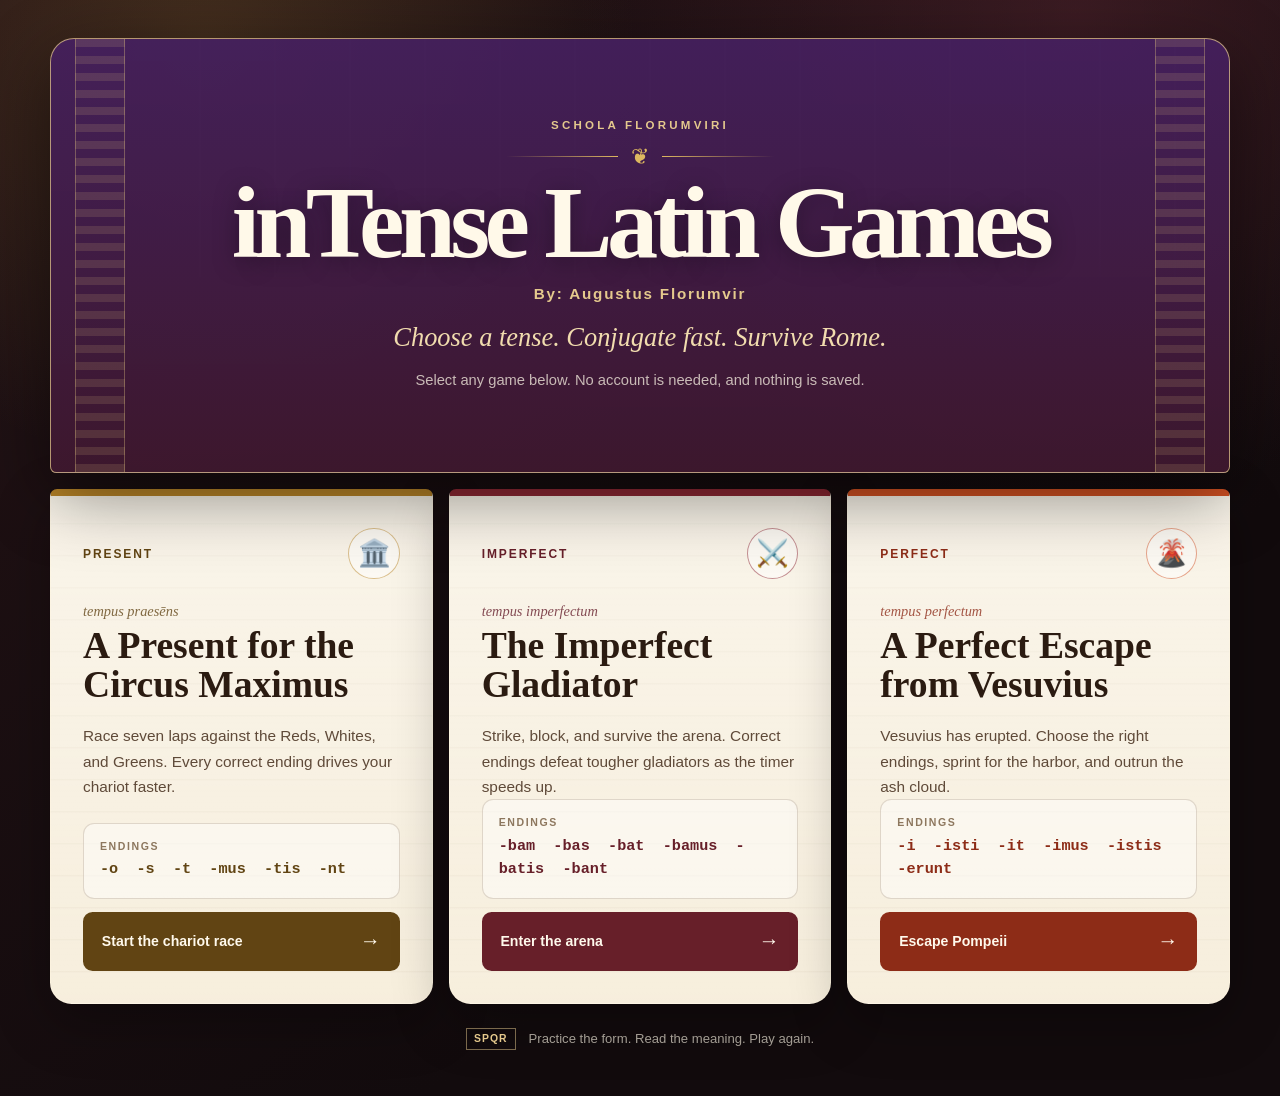
<file: index.html>
<!doctype html>
<html lang="en">
  <head>
    <meta charset="utf-8">
    <meta name="viewport" content="width=device-width, initial-scale=1">
    <title>inTense Latin Games</title>
    <meta name="description" content="Three fast-paced games for practicing Latin present, imperfect, and perfect tense endings.">
    <meta name="author" content="Augustus Florumvir">
    <meta property="og:title" content="inTense Latin Games">
    <meta property="og:description" content="Race, battle, and escape while mastering Latin present, imperfect, and perfect tense endings.">
    <meta property="og:type" content="website">
    <meta property="og:url" content="https://zarc70.github.io/intense-latin-games/">
    <meta property="og:image" content="https://zarc70.github.io/intense-latin-games/og.png">
    <meta property="og:image:width" content="1200">
    <meta property="og:image:height" content="630">
    <meta property="og:image:alt" content="inTense Latin Games — Present, Imperfect, Perfect">
    <meta name="twitter:card" content="summary_large_image">
    <meta name="twitter:title" content="inTense Latin Games">
    <meta name="twitter:description" content="Race, battle, and escape while mastering three Latin verb tenses.">
    <meta name="twitter:image" content="https://zarc70.github.io/intense-latin-games/og.png">
    <link rel="icon" href="favicon.svg" type="image/svg+xml">
    <link rel="stylesheet" href="styles.css">
  </head>
  <body>
    <main>
      <div class="site-shell">
        <header class="hero">
          <p class="eyebrow">SCHOLA FLORUMVIRI</p>
          <div class="laurel" aria-hidden="true"><span>❦</span></div>
          <h1>inTense Latin Games</h1>
          <p class="byline">By: Augustus Florumvir</p>
          <p class="hero-copy">Choose a tense. Conjugate fast. Survive Rome.</p>
          <p class="directions">Select any game below. No account is needed, and nothing is saved.</p>
        </header>

        <section class="game-grid" aria-label="Latin tense games">
          <article class="game-card present-card">
            <div class="card-topline">
              <span class="tense-number">Present</span>
              <span class="game-icon" aria-hidden="true">🏛️</span>
            </div>
            <p class="latin-label">tempus praesēns</p>
            <h2>A Present for the Circus Maximus</h2>
            <p class="game-description">Race seven laps against the Reds, Whites, and Greens. Every correct ending drives your chariot faster.</p>
            <div class="ending-panel">
              <span>Endings</span>
              <strong>-o&nbsp; -s&nbsp; -t&nbsp; -mus&nbsp; -tis&nbsp; -nt</strong>
            </div>
            <a class="play-button" href="games/present.html">
              Start the chariot race <span aria-hidden="true">→</span>
            </a>
          </article>

          <article class="game-card imperfect-card">
            <div class="card-topline">
              <span class="tense-number">Imperfect</span>
              <span class="game-icon" aria-hidden="true">⚔️</span>
            </div>
            <p class="latin-label">tempus imperfectum</p>
            <h2>The Imperfect Gladiator</h2>
            <p class="game-description">Strike, block, and survive the arena. Correct endings defeat tougher gladiators as the timer speeds up.</p>
            <div class="ending-panel">
              <span>Endings</span>
              <strong>-bam&nbsp; -bas&nbsp; -bat&nbsp; -bamus&nbsp; -batis&nbsp; -bant</strong>
            </div>
            <a class="play-button" href="games/imperfect.html">
              Enter the arena <span aria-hidden="true">→</span>
            </a>
          </article>

          <article class="game-card perfect-card">
            <div class="card-topline">
              <span class="tense-number">Perfect</span>
              <span class="game-icon" aria-hidden="true">🌋</span>
            </div>
            <p class="latin-label">tempus perfectum</p>
            <h2>A Perfect Escape from Vesuvius</h2>
            <p class="game-description">Vesuvius has erupted. Choose the right endings, sprint for the harbor, and outrun the ash cloud.</p>
            <div class="ending-panel">
              <span>Endings</span>
              <strong>-i&nbsp; -isti&nbsp; -it&nbsp; -imus&nbsp; -istis&nbsp; -erunt</strong>
            </div>
            <a class="play-button" href="games/perfect.html">
              Escape Pompeii <span aria-hidden="true">→</span>
            </a>
          </article>
        </section>

        <footer>
          <span aria-hidden="true">SPQR</span>
          <p>Practice the form. Read the meaning. Play again.</p>
        </footer>
      </div>
    </main>
  </body>
</html>
</file>
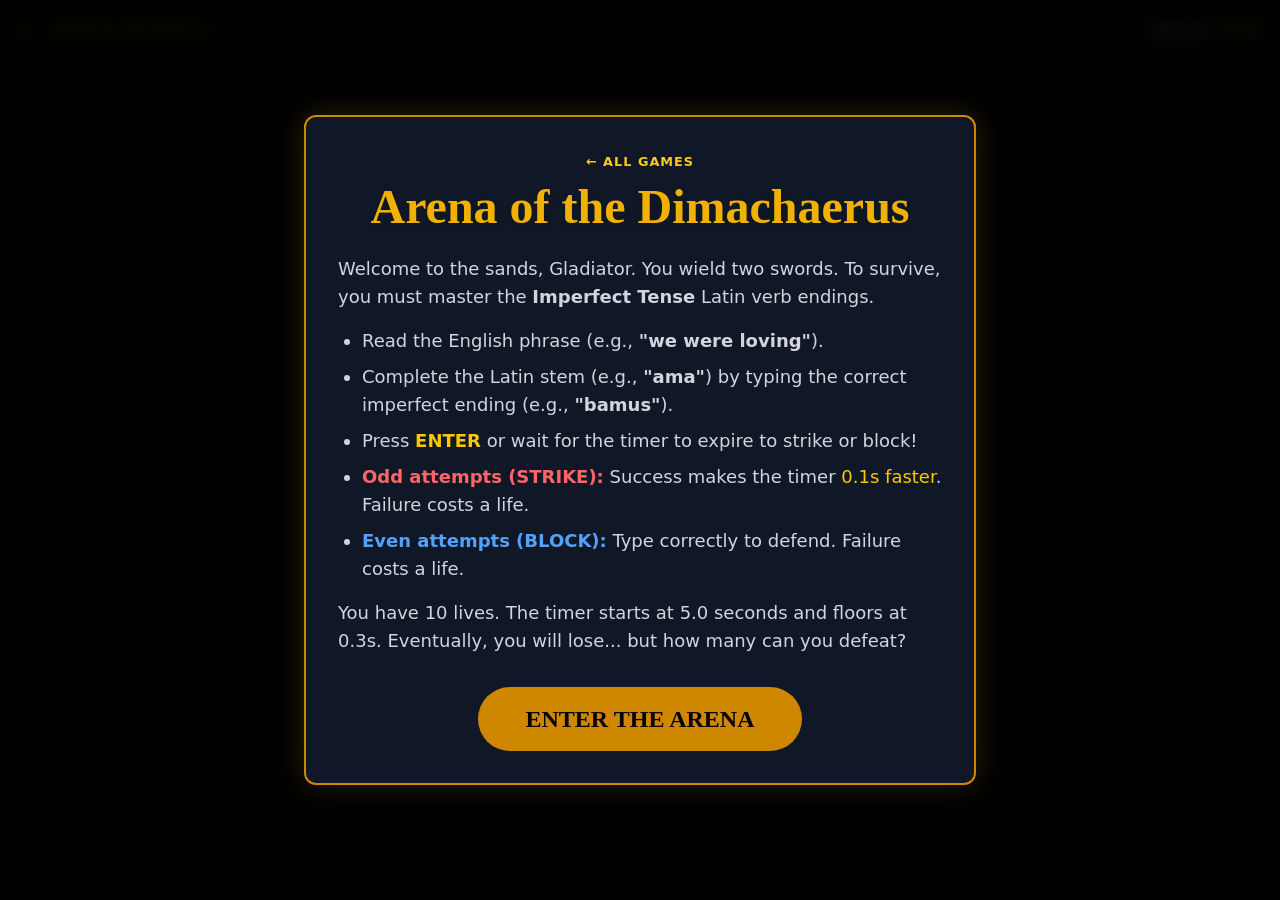
<file: games/imperfect.html>
<!DOCTYPE html>
<html lang="en">
<head>
    <meta charset="UTF-8">
    <meta name="viewport" content="width=device-width, initial-scale=1.0">
    <title>Arena of the Dimachaerus</title>
    <link rel="stylesheet" href="tailwind.css">
    
    <style>
        :root {
            --blood-red: #8a0303;
            --roman-gold: #d4af37;
            --arena-sand: #e6c280;
        }

        body {
            font-family: ui-sans-serif, system-ui, -apple-system, BlinkMacSystemFont, "Segoe UI", sans-serif;
            background-color: #1a1a1a;
            color: #f0f0f0;
            overflow: hidden; /* Prevent scrolling during intense gameplay */
            touch-action: manipulation;
        }

        .font-cinzel {
            font-family: Georgia, 'Times New Roman', serif;
        }

        /* Background Pattern - Colosseum feel */
        .arena-bg {
            background: linear-gradient(rgba(0, 0, 0, 0.8), rgba(0, 0, 0, 0.9)), 
                        url('data:image/svg+xml;utf8,<svg width="100" height="100" viewBox="0 0 100 100" xmlns="http://www.w3.org/2000/svg"><rect width="100" height="100" fill="%23222"/><path d="M0 0L50 50L100 0L100 100L50 50L0 100Z" fill="%23333" fill-opacity="0.2"/></svg>');
            background-size: cover;
            background-position: center;
        }

        /* Animations */
        @keyframes shake {
            0% { transform: translate(1px, 1px) rotate(0deg); }
            10% { transform: translate(-1px, -2px) rotate(-1deg); }
            20% { transform: translate(-3px, 0px) rotate(1deg); }
            30% { transform: translate(3px, 2px) rotate(0deg); }
            40% { transform: translate(1px, -1px) rotate(1deg); }
            50% { transform: translate(-1px, 2px) rotate(-1deg); }
            60% { transform: translate(-3px, 1px) rotate(0deg); }
            70% { transform: translate(3px, 1px) rotate(-1deg); }
            80% { transform: translate(-1px, -1px) rotate(1deg); }
            90% { transform: translate(1px, 2px) rotate(0deg); }
            100% { transform: translate(1px, -2px) rotate(-1deg); }
        }

        .animate-shake {
            animation: shake 0.4s;
        }

        @keyframes flashRed {
            0% { background-color: transparent; }
            50% { background-color: rgba(220, 38, 38, 0.6); }
            100% { background-color: transparent; }
        }

        .animate-flash-red {
            animation: flashRed 0.4s ease-out;
        }

        @keyframes flashBlue {
            0% { filter: drop-shadow(0 0 0px #3b82f6); }
            50% { filter: drop-shadow(0 0 20px #3b82f6); transform: scale(1.05); }
            100% { filter: drop-shadow(0 0 0px #3b82f6); transform: scale(1); }
        }

        .animate-flash-blue {
            animation: flashBlue 0.4s ease-out;
        }

        @keyframes pulseGold {
            0% { box-shadow: 0 0 0 0 rgba(212, 175, 55, 0.7); }
            70% { box-shadow: 0 0 0 15px rgba(212, 175, 55, 0); }
            100% { box-shadow: 0 0 0 0 rgba(212, 175, 55, 0); }
        }

        .pulse-gold {
            animation: pulseGold 2s infinite;
        }

        /* Custom Input Styling */
        .type-input {
            text-transform: lowercase;
            caret-color: var(--roman-gold);
        }
        
        .type-input:focus {
            outline: none;
            box-shadow: 0 0 15px var(--roman-gold);
            border-color: var(--roman-gold);
        }

        /* Timer Bar Gradient */
        .timer-safe { background: linear-gradient(90deg, #10b981, #34d399); }
        .timer-warn { background: linear-gradient(90deg, #f59e0b, #fbbf24); }
        .timer-danger { background: linear-gradient(90deg, #ef4444, #f87171); }
        
        .health-heart {
            color: #ef4444;
            text-shadow: 0 0 5px rgba(239, 68, 68, 0.5);
        }

        .heart-icon { font-style: normal; line-height: 1; }
        .heart-empty { color: #374151; text-shadow: none; }
        .arcade-home-link {
            display: inline-block;
            margin-bottom: 0.75rem;
            color: #facc15;
            font-size: 0.8rem;
            font-weight: 800;
            letter-spacing: 0.08em;
            text-decoration: none;
            text-transform: uppercase;
        }
        .arcade-home-link:hover,
        .arcade-home-link:focus-visible { color: #fef08a; text-decoration: underline; }

        @media (max-width: 640px), (max-height: 720px) {
            body { overflow: auto; min-height: 100dvh; }
            #start-screen, #game-over-screen { position: fixed; overflow-y: auto; align-items: flex-start; padding: 1rem; }
            #start-screen > div, #game-over-screen > div { margin: auto; padding: 1.25rem; }
            #start-screen h1 { font-size: 2rem; margin-bottom: 1rem; }
            #start-screen .text-lg { font-size: 0.95rem; }
            #start-screen .space-y-4 > :not([hidden]) ~ :not([hidden]) { margin-top: 0.6rem; }
        }
    </style>
</head>
<body class="h-screen w-screen arena-bg flex flex-col items-center justify-center relative">

    <!-- Screen Flash Overlay for damage -->
    <div id="damageOverlay" class="absolute inset-0 pointer-events-none z-50"></div>

    <!-- Header -->
    <header class="absolute top-0 w-full p-4 flex justify-between items-center bg-black/60 border-b border-yellow-700/50 z-10">
        <div class="text-xl font-cinzel font-bold text-yellow-500 tracking-wider">
            <span aria-hidden="true" class="mr-2">⚔</span> DIMACHAERUS
        </div>
        <div id="game-status" class="text-lg font-bold text-gray-300">
            Speed: <span id="current-speed-display" class="text-yellow-400">5.0</span>s
        </div>
    </header>

    <!-- Main Game Container -->
    <main id="game-container" class="w-full max-w-5xl mx-auto px-4 flex flex-col h-full justify-center pt-16 pb-8 hidden">
        
        <!-- Arena Layout -->
        <div class="flex-1 flex flex-col md:flex-row items-center justify-between gap-4 mb-4 mt-4">
            
            <!-- Player Side -->
            <div id="player-box" class="flex flex-col items-center bg-gray-900/80 p-4 rounded-lg border-2 border-gray-700 w-full md:w-1/4 transition-all duration-300">
                <h2 class="font-cinzel text-xl font-bold text-white mb-2">You</h2>
                <div class="text-gray-400 mb-1 text-sm">Lives Remaining</div>
                <div id="player-lives" class="flex flex-wrap justify-center gap-1 text-lg health-heart">
                    <!-- Hearts generated by JS -->
                </div>
            </div>

            <!-- Center Action Area & Canvas -->
            <div class="flex flex-col items-center justify-center w-full md:w-1/2 z-10 min-w-[300px]">
                
                <!-- Graphics Canvas -->
                <div class="w-full h-48 md:h-64 bg-[#1a1311] rounded-xl border-2 border-yellow-700/50 mb-4 relative overflow-hidden shadow-[inset_0_0_50px_rgba(0,0,0,0.8)]">
                    <canvas id="arenaCanvas" class="w-full h-full absolute inset-0"></canvas>
                </div>

                <div id="action-prompt" class="font-cinzel text-3xl font-black mb-2 tracking-widest text-red-500 drop-shadow-[0_0_10px_rgba(239,68,68,0.8)]">
                    STRIKE!
                </div>

                <div class="bg-black/80 p-4 rounded-xl border border-yellow-600/50 w-full text-center mb-4 shadow-[0_0_20px_rgba(0,0,0,0.8)]">
                    <div id="english-phrase" class="text-gray-300 text-lg md:text-xl mb-2 font-bold tracking-wider uppercase">We were loving</div>
                    <div class="flex justify-center items-end gap-1">
                        <span id="verb-stem" class="font-cinzel text-3xl md:text-4xl font-bold text-white tracking-wider text-right">ama</span>
                        <input type="text" id="type-input" autocomplete="off" spellcheck="false" autofocus
                            class="type-input bg-gray-800 text-yellow-500 font-bold text-2xl md:text-3xl p-1 rounded-lg border-b-4 border-gray-600 focus:border-yellow-500 w-24 md:w-32 text-left focus:outline-none transition-colors"
                            placeholder="...">
                    </div>
                </div>

                <!-- Timer Bar -->
                <div class="w-full bg-gray-800 rounded-full h-6 border border-gray-700 relative overflow-hidden">
                    <div id="timer-bar" class="h-full timer-safe w-full flex items-center justify-center text-black font-bold transition-none text-sm">
                        <span id="timer-text" class="absolute z-10">5.0s</span>
                    </div>
                </div>
            </div>

            <!-- Enemy Side -->
            <div id="enemy-box" class="flex flex-col items-center bg-gray-900/80 p-4 rounded-lg border-2 border-red-900/50 w-full md:w-1/4 transition-all duration-300">
                <h2 id="enemy-name" class="font-cinzel text-xl font-bold text-red-400 mb-2">Retiarius</h2>
                <div class="text-gray-400 mb-1 text-sm">Enemy Lives</div>
                <div id="enemy-lives" class="flex flex-wrap justify-center gap-1 text-lg text-red-600">
                    <!-- Hearts generated by JS -->
                </div>
            </div>

        </div>
    </main>

    <!-- Start Screen -->
    <div id="start-screen" class="absolute inset-0 flex items-center justify-center bg-black/90 z-40 backdrop-blur-sm">
        <div class="bg-gray-900 p-8 rounded-xl border-2 border-yellow-600 max-w-2xl text-center shadow-[0_0_30px_rgba(212,175,55,0.2)]">
            <a href="../" class="arcade-home-link">← All games</a>
            <h1 class="font-cinzel text-5xl font-black text-yellow-500 mb-6 drop-shadow-md">Arena of the Dimachaerus</h1>
            
            <div class="text-left text-gray-300 mb-8 space-y-4 text-lg">
                <p>Welcome to the sands, Gladiator. You wield two swords. To survive, you must master the <strong>Imperfect Tense</strong> Latin verb endings.</p>
                <ul class="list-disc pl-6 space-y-2">
                    <li>Read the English phrase (e.g., <strong>"we were loving"</strong>).</li>
                    <li>Complete the Latin stem (e.g., <strong>"ama"</strong>) by typing the correct imperfect ending (e.g., <strong>"bamus"</strong>).</li>
                    <li>Press <strong class="text-yellow-400">ENTER</strong> or wait for the timer to expire to strike or block!</li>
                    <li><strong class="text-red-400">Odd attempts (STRIKE):</strong> Success makes the timer <span class="text-yellow-400">0.1s faster</span>. Failure costs a life.</li>
                    <li><strong class="text-blue-400">Even attempts (BLOCK):</strong> Type correctly to defend. Failure costs a life.</li>
                </ul>
                <p>You have 10 lives. The timer starts at 5.0 seconds and floors at 0.3s. Eventually, you will lose... but how many can you defeat?</p>
            </div>

            <button id="start-btn" class="pulse-gold bg-yellow-600 hover:bg-yellow-500 text-black font-cinzel font-bold text-2xl py-4 px-12 rounded-full transition-colors duration-200">
                ENTER THE ARENA
            </button>
        </div>
    </div>

    <!-- Message Overlay (for level transitions) -->
    <div id="message-overlay" class="absolute inset-0 flex items-center justify-center bg-black/80 z-30 hidden backdrop-blur-sm">
        <h2 id="message-text" class="font-cinzel text-6xl font-bold text-yellow-500 animate-pulse text-center px-4">
            VICTORY!
        </h2>
    </div>

    <!-- Game Over Screen -->
    <div id="game-over-screen" class="absolute inset-0 flex items-center justify-center bg-black/95 z-50 hidden backdrop-blur-md">
        <div class="text-center">
            <h1 class="font-cinzel text-7xl font-black text-red-600 mb-4 drop-shadow-[0_0_20px_rgba(220,38,38,0.6)]">THE CROWD WEEPS</h1>
            <p id="death-stats" class="text-2xl text-gray-400 mb-8 font-cinzel">You fell to the <span id="killer-name" class="text-red-400">Murmillo</span></p>
            <button id="restart-btn" class="bg-gray-800 hover:bg-gray-700 border border-gray-600 text-white font-cinzel font-bold text-xl py-3 px-8 rounded transition-colors duration-200">
                Fight Again
            </button>
        </div>
    </div>

    <script>
        // --- Game Constants & Data ---
        const VOCABULARY = [
            // Imperfect Tense Only
            { english: 'I was loving', stem: 'ama', ending: 'bam' },
            { english: 'you (sg) were loving', stem: 'ama', ending: 'bas' },
            { english: 'he was loving', stem: 'ama', ending: 'bat' },
            { english: 'we were loving', stem: 'ama', ending: 'bamus' },
            { english: 'you (pl) were loving', stem: 'ama', ending: 'batis' },
            { english: 'they were loving', stem: 'ama', ending: 'bant' },
            { english: 'I was walking', stem: 'ambula', ending: 'bam' },
            { english: 'you (sg) were walking', stem: 'ambula', ending: 'bas' },
            { english: 'she was walking', stem: 'ambula', ending: 'bat' },
            { english: 'we were walking', stem: 'ambula', ending: 'bamus' },
            { english: 'you (pl) were walking', stem: 'ambula', ending: 'batis' },
            { english: 'they were walking', stem: 'ambula', ending: 'bant' },
            { english: 'I was carrying', stem: 'porta', ending: 'bam' },
            { english: 'you (sg) were carrying', stem: 'porta', ending: 'bas' },
            { english: 'it was carrying', stem: 'porta', ending: 'bat' },
            { english: 'we were carrying', stem: 'porta', ending: 'bamus' },
            { english: 'you (pl) were carrying', stem: 'porta', ending: 'batis' },
            { english: 'they were carrying', stem: 'porta', ending: 'bant' }
        ];

        const ENEMIES = [
            { name: 'Retiarius', lives: 5, color: 'text-blue-400' },
            { name: 'Samnite', lives: 10, color: 'text-green-500' },
            { name: 'Murmillo', lives: 15, color: 'text-purple-500' },
            { name: 'Scissor', lives: 20, color: 'text-gray-400' },
            { name: 'CHAMPION', lives: 100, color: 'text-yellow-500' }
        ];

        // --- Game State Variables ---
        let baseTimer = 5.0;
        let currentTimer = 5.0;
        let minTimer = 0.3;
        
        let playerMaxLives = 10;
        let playerLives = 10;
        
        let enemyIndex = 0;
        let currentEnemyLives = 0;
        
        let attemptCount = 1; // Odd = Strike, Even = Block
        let isStrike = true;
        let isTransitioning = false;
        
        let currentTarget = null;
        let gameActive = false;
        let animationFrameId = null;
        let lastTime = 0;

        // --- Canvas Graphics Variables ---
        let canvasCtx = null;
        let cWidth = 0, cHeight = 0;
        let playerAnimState = { action: 'idle', timer: 0 };
        let enemyAnimState = { action: 'idle', timer: 0 };

        // --- DOM Elements ---
        const els = {
            startScreen: document.getElementById('start-screen'),
            gameContainer: document.getElementById('game-container'),
            gameOverScreen: document.getElementById('game-over-screen'),
            messageOverlay: document.getElementById('message-overlay'),
            messageText: document.getElementById('message-text'),
            
            startBtn: document.getElementById('start-btn'),
            restartBtn: document.getElementById('restart-btn'),
            
            playerLives: document.getElementById('player-lives'),
            enemyLives: document.getElementById('enemy-lives'),
            enemyName: document.getElementById('enemy-name'),
            
            actionPrompt: document.getElementById('action-prompt'),
            englishPhrase: document.getElementById('english-phrase'),
            verbStem: document.getElementById('verb-stem'),
            typeInput: document.getElementById('type-input'),
            
            arenaCanvas: document.getElementById('arenaCanvas'),
            
            timerBar: document.getElementById('timer-bar'),
            timerText: document.getElementById('timer-text'),
            currentSpeedDisplay: document.getElementById('current-speed-display'),
            
            playerBox: document.getElementById('player-box'),
            enemyBox: document.getElementById('enemy-box'),
            damageOverlay: document.getElementById('damageOverlay'),
            
            killerName: document.getElementById('killer-name')
        };

        // --- STREAMING_CHUNK:Core Game Logic and Initialization... ---
        
        function initCanvas() {
            if (!els.arenaCanvas) return;
            canvasCtx = els.arenaCanvas.getContext('2d');
            const rect = els.arenaCanvas.parentElement.getBoundingClientRect();
            els.arenaCanvas.width = rect.width;
            els.arenaCanvas.height = rect.height;
            cWidth = rect.width;
            cHeight = rect.height;
        }

        window.addEventListener('resize', initCanvas);

        function initGame() {
            // Reset Stats
            baseTimer = 5.0;
            playerLives = playerMaxLives;
            enemyIndex = 0;
            attemptCount = 1;
            gameActive = true;
            isTransitioning = false;
            
            els.currentSpeedDisplay.innerText = baseTimer.toFixed(1);
            
            // UI setup
            els.startScreen.classList.add('hidden');
            els.gameOverScreen.classList.add('hidden');
            els.gameContainer.classList.remove('hidden');
            
            initCanvas();
            renderPlayerLives();
            loadEnemy();
            
            // Start first turn
            lastTime = performance.now();
            startTurn();
            requestAnimationFrame(gameLoop);
        }

        function loadEnemy() {
            if (enemyIndex >= ENEMIES.length) {
                showVictory();
                return;
            }
            const enemy = ENEMIES[enemyIndex];
            currentEnemyLives = enemy.lives;
            els.enemyName.innerText = enemy.name;
            els.enemyName.className = `font-cinzel text-xl font-bold mb-2 ${enemy.color}`;
            renderEnemyLives();
        }

        function renderPlayerLives() {
            els.playerLives.innerHTML = '';
            for(let i=0; i<playerMaxLives; i++) {
                const heart = document.createElement('span');
                heart.className = i < playerLives ? "heart-icon" : "heart-icon heart-empty";
                heart.textContent = i < playerLives ? '♥' : '♡';
                heart.setAttribute('aria-hidden', 'true');
                els.playerLives.appendChild(heart);
            }
        }

        function renderEnemyLives() {
            const enemy = ENEMIES[enemyIndex];
            els.enemyLives.innerHTML = '';
            
            // If champion, group lives to save space, else show individual icons
            if (enemy.lives > 20) {
                els.enemyLives.innerHTML = `<span class="text-2xl font-bold">${currentEnemyLives} / ${enemy.lives}</span> <span class="heart-icon text-xl ml-2 pt-1" aria-hidden="true">♥</span>`;
            } else {
                for(let i=0; i<enemy.lives; i++) {
                    const heart = document.createElement('span');
                    heart.className = i < currentEnemyLives ? "heart-icon" : "heart-icon heart-empty";
                    heart.textContent = i < currentEnemyLives ? '♥' : '♡';
                    heart.setAttribute('aria-hidden', 'true');
                    els.enemyLives.appendChild(heart);
                }
            }
        }

        // --- STREAMING_CHUNK:Turn Management and Gameplay Loop... ---

        function startTurn() {
            isStrike = attemptCount % 2 !== 0;
            currentTimer = baseTimer;
            
            // Pick random word
            currentTarget = VOCABULARY[Math.floor(Math.random() * VOCABULARY.length)];
            
            // Update UI for turn type
            els.englishPhrase.innerText = currentTarget.english;
            els.verbStem.innerText = currentTarget.stem;
            els.typeInput.value = '';
            els.typeInput.focus();
            
            if (isStrike) {
                els.actionPrompt.innerText = "STRIKE!";
                els.actionPrompt.className = "font-cinzel text-3xl font-black mb-2 tracking-widest text-red-500 drop-shadow-[0_0_10px_rgba(239,68,68,0.8)]";
            } else {
                els.actionPrompt.innerText = "BLOCK!";
                els.actionPrompt.className = "font-cinzel text-3xl font-black mb-2 tracking-widest text-blue-500 drop-shadow-[0_0_10px_rgba(59,130,246,0.8)]";
            }
        }

        function gameLoop(timestamp) {
            if (!gameActive) return;

            const deltaTime = (timestamp - lastTime) / 1000;
            lastTime = timestamp;

            if (!isTransitioning) {
                currentTimer -= deltaTime;
                updateTimerUI();

                if (currentTimer <= 0) {
                    // Time ran out, validate current input
                    const val = els.typeInput.value.trim().toLowerCase();
                    handleTurnEnd(val === currentTarget.ending);
                }
            }

            drawArenaGraphics(deltaTime);
            animationFrameId = requestAnimationFrame(gameLoop);
        }

        function updateTimerUI() {
            const percentage = Math.max(0, (currentTimer / baseTimer) * 100);
            els.timerBar.style.width = `${percentage}%`;
            els.timerText.innerText = currentTimer.toFixed(1) + 's';

            // Change colors based on remaining time percentage
            els.timerBar.className = "h-full w-full flex items-center justify-center text-black font-bold transition-none text-sm ";
            if (percentage > 60) {
                els.timerBar.classList.add('timer-safe');
            } else if (percentage > 30) {
                els.timerBar.classList.add('timer-warn');
            } else {
                els.timerBar.classList.add('timer-danger');
            }
        }

        // --- STREAMING_CHUNK:Canvas Rendering & Animation Logic... ---

        let spriteSheetCanvas;

        function initSpritesheet() {
            // Create the in-memory spritesheet canvas
            spriteSheetCanvas = document.createElement('canvas');
            spriteSheetCanvas.width = 480;  // 4 animation states (cols) * 120px
            spriteSheetCanvas.height = 720; // 6 characters (rows) * 120px
            const ctx = spriteSheetCanvas.getContext('2d', { willReadFrequently: true });
            
            const characters = ['Player', 'Retiarius', 'Samnite', 'Murmillo', 'Scissor', 'CHAMPION'];
            const states = ['idle', 'strike', 'block', 'hurt'];

            for(let r = 0; r < characters.length; r++) {
                for(let c = 0; c < states.length; c++) {
                    drawCharacterToSheet(ctx, c * 120 + 60, r * 120 + 110, characters[r], states[c]);
                }
            }
        }

        function drawCharacterToSheet(ctx, cx, cy, char, state) {
            ctx.save();
            ctx.translate(cx, cy);

            // Skeletal Animation Logic based on State
            let lean = 0, fArmAngle = 0, bArmAngle = 0, scaleY = 1, hurtOff = 0;
            
            if (state === 'idle') { 
                scaleY = 0.96; fArmAngle = -0.15; bArmAngle = 0.15; 
            } else if (state === 'strike') { 
                lean = 0.25; fArmAngle = -Math.PI/1.5; bArmAngle = Math.PI/4; 
            } else if (state === 'block') { 
                lean = -0.1; fArmAngle = -Math.PI/4; bArmAngle = -Math.PI/4; 
            } else if (state === 'hurt') { 
                lean = -0.3; fArmAngle = 0.5; bArmAngle = 0.5; hurtOff = -15; 
                ctx.filter = 'brightness(1.5) sepia(1) hue-rotate(-50deg) saturate(3)'; 
            }

            ctx.translate(hurtOff, 0); 
            ctx.rotate(lean); 
            ctx.scale(1, scaleY);

            // Thematic Color Palette
            const colors = {
                skin: '#c28e62',
                metal: '#94a3b8',
                darkMetal: '#475569',
                leather: '#78350f',
                wood: '#451a03',
                gold: '#fbbf24',
                plume: '#ef4444' // Default red enemy plume
            };
            if (char === 'Player') colors.plume = '#3b82f6'; // Dimachaerus Blue
            if (char === 'Samnite') colors.plume = '#22c55e'; // Green
            if (char === 'Murmillo') colors.plume = '#a855f7'; // Purple
            if (char === 'CHAMPION') { colors.metal = '#fbbf24'; colors.darkMetal = '#b45309'; colors.skin = '#4b5563'; colors.plume = '#ef4444'; }

            // DRAW BACK ARM
            drawArm(ctx, -10, -50, bArmAngle, char, state, true, colors);

            // LEGS (Flesh and Greaves)
            ctx.fillStyle = colors.skin; 
            ctx.fillRect(-10, -25, 8, 25); 
            ctx.fillRect(2, -25, 8, 25); 
            
            if (char !== 'Retiarius') { // Retiarius is lightly armored
                ctx.fillStyle = colors.metal; ctx.fillRect(1, -20, 10, 15); 
                ctx.fillStyle = colors.plume; ctx.fillRect(1, -18, 10, 3);
                if (char === 'Scissor' || char === 'CHAMPION') { 
                    ctx.fillStyle = colors.metal; ctx.fillRect(-11, -20, 10, 15); 
                }
            }

            // TORSO
            ctx.fillStyle = colors.skin; ctx.fillRect(-12, -55, 24, 30);
            
            // Belt and Loincloth (Subligaculum)
            ctx.fillStyle = colors.leather; ctx.fillRect(-13, -30, 26, 8);
            ctx.fillStyle = colors.plume; ctx.fillRect(-6, -22, 12, 16);
            
            // Chest Armor
            if (char !== 'Retiarius') {
                ctx.fillStyle = colors.metal; ctx.fillRect(-12, -55, 24, 18);
                ctx.fillStyle = colors.darkMetal; ctx.fillRect(-12, -37, 24, 5); 
            }

            // HEAD
            ctx.fillStyle = colors.skin; ctx.beginPath(); ctx.arc(0, -65, 12, 0, Math.PI*2); ctx.fill();
            
            // DISTINCT HELMETS
            if (char === 'Player') {
                ctx.fillStyle = colors.gold; ctx.beginPath(); ctx.arc(0, -67, 14, 0, Math.PI, true); ctx.fill();
                ctx.fillRect(-14, -67, 28, 10); ctx.fillStyle = '#000'; ctx.fillRect(4, -65, 8, 4); // Eye slit
            } else if (char === 'Retiarius') {
                ctx.fillStyle = '#111'; ctx.beginPath(); ctx.arc(0, -68, 12, 0, Math.PI, true); ctx.fill(); // Just Hair
            } else if (char === 'Samnite') {
                ctx.fillStyle = colors.metal; ctx.beginPath(); ctx.arc(0, -65, 15, 0, Math.PI*2); ctx.fill();
                ctx.fillStyle = colors.plume; ctx.beginPath(); ctx.arc(0, -85, 10, 0, Math.PI*2); ctx.fill();
                ctx.fillStyle = '#000'; ctx.fillRect(6, -65, 6, 4);
            } else if (char === 'Murmillo') {
                ctx.fillStyle = colors.metal; ctx.beginPath(); ctx.arc(0, -65, 14, 0, Math.PI*2); ctx.fill();
                ctx.fillStyle = colors.darkMetal; ctx.beginPath(); ctx.moveTo(-15, -65); ctx.lineTo(0, -90); ctx.lineTo(15, -65); ctx.fill(); // Fish Fin
                ctx.fillStyle = '#000'; ctx.fillRect(6, -65, 6, 4);
            } else if (char === 'Scissor') {
                ctx.fillStyle = colors.darkMetal; ctx.fillRect(-14, -77, 28, 24);
                ctx.fillStyle = '#000'; ctx.beginPath(); ctx.arc(6, -63, 3, 0, Math.PI*2); ctx.fill();
            } else if (char === 'CHAMPION') {
                ctx.fillStyle = colors.metal; ctx.beginPath(); ctx.arc(0, -67, 16, 0, Math.PI, true); ctx.fill();
                ctx.fillRect(-16, -67, 32, 12); ctx.fillStyle = colors.plume; ctx.fillRect(-5, -100, 10, 33);
                ctx.fillStyle = '#000'; ctx.fillRect(4, -65, 10, 5);
            }

            // DRAW FRONT ARM
            drawArm(ctx, 10, -50, fArmAngle, char, state, false, colors);

            ctx.restore();
        }

        function drawArm(ctx, x, y, angle, char, state, isBack, colors) {
            ctx.save();
            ctx.translate(x, y); 
            ctx.rotate(angle);

            // Shoulder & Arm Structure
            if (char === 'Retiarius' && !isBack) {
                // Galerus (shield on shoulder)
                ctx.fillStyle = colors.metal; ctx.fillRect(-4, -5, 12, 18);
            } else if (char === 'Scissor' && !isBack) {
                // Steel tube arm
                ctx.fillStyle = colors.metal; ctx.fillRect(-4, 0, 8, 25);
            } else {
                ctx.fillStyle = colors.skin; ctx.fillRect(-3, 0, 6, 22);
                ctx.fillStyle = colors.metal; ctx.beginPath(); ctx.arc(0, 0, 5, 0, Math.PI, true); ctx.fill();
            }

            // Weapons
            ctx.translate(0, 22); // Move origin to hand

            if (char === 'Player') {
                // Dimachaerus Dual Swords
                ctx.fillStyle = colors.metal; ctx.fillRect(-2, -5, 4, 35); 
                ctx.fillStyle = colors.leather; ctx.fillRect(-3, -5, 6, 8);
            } else if (char === 'Retiarius') {
                if (!isBack) {
                    // Trident
                    ctx.fillStyle = colors.wood; ctx.fillRect(-1, -15, 2, 60); 
                    ctx.fillStyle = colors.metal; ctx.fillRect(-10, 40, 20, 3); 
                    ctx.fillRect(-10, 40, 2, 15); ctx.fillRect(-1, 40, 2, 18); ctx.fillRect(8, 40, 2, 15);
                } else {
                    // Net
                    ctx.strokeStyle = '#9ca3af'; ctx.lineWidth = 1; 
                    ctx.beginPath(); 
                    for(let i=0; i<4; i++){ ctx.moveTo(0,0); ctx.lineTo(-20+i*15, 20); ctx.lineTo(-10+i*10, 35); } 
                    ctx.stroke();
                }
            } else if (char === 'Samnite' || char === 'Murmillo') {
                if (!isBack) {
                    // Gladius (Sword)
                    ctx.fillStyle = colors.metal; ctx.fillRect(-2, 0, 4, 25); 
                    ctx.fillStyle = colors.leather; ctx.fillRect(-3, -5, 6, 5); 
                } else {
                    // Scutum (Large Shield)
                    ctx.fillStyle = colors.wood; ctx.fillRect(-5, -20, 20, 50); 
                    ctx.fillStyle = colors.plume; ctx.fillRect(-3, -18, 16, 46);
                    ctx.fillStyle = colors.metal; ctx.beginPath(); ctx.arc(5, 5, 6, 0, Math.PI*2); ctx.fill(); 
                }
            } else if (char === 'Scissor') {
                if (!isBack) {
                    // Crescent Scissor blade
                    ctx.fillStyle = colors.metal; ctx.beginPath(); ctx.arc(0, 15, 20, 0, Math.PI); ctx.fill(); 
                    ctx.fillStyle = '#000'; ctx.beginPath(); ctx.arc(0, 15, 12, 0, Math.PI); ctx.fill(); 
                } else {
                    // Short sword
                    ctx.fillStyle = colors.metal; ctx.fillRect(-2, 0, 4, 20); 
                }
            } else if (char === 'CHAMPION') {
                if (!isBack) {
                    // Giant Greatsword
                    ctx.fillStyle = colors.metal; ctx.fillRect(-5, -15, 10, 55); 
                    ctx.fillStyle = colors.darkMetal; ctx.fillRect(-10, -10, 20, 5); 
                } else {
                    // Sun Shield
                    ctx.fillStyle = colors.gold; ctx.beginPath(); ctx.arc(0, 0, 30, 0, Math.PI*2); ctx.fill(); 
                    ctx.fillStyle = colors.plume; ctx.beginPath(); ctx.arc(0, 0, 15, 0, Math.PI*2); ctx.fill();
                }
            }

            ctx.restore();
        }

        // Initialize the spritesheet in memory right away
        initSpritesheet();

        function drawArenaGraphics(dt) {
            if (!canvasCtx) return;
            const ctx = canvasCtx;
            
            // Clear Background
            ctx.clearRect(0, 0, cWidth, cHeight);
            
            // Draw floor ellipse
            ctx.fillStyle = 'rgba(74, 59, 47, 0.4)';
            ctx.beginPath();
            ctx.ellipse(cWidth/2, cHeight*0.85, cWidth*0.4, cHeight*0.15, 0, 0, Math.PI*2);
            ctx.fill();

            // Update timers
            if (playerAnimState.timer > 0) playerAnimState.timer -= dt;
            if (enemyAnimState.timer > 0) enemyAnimState.timer -= dt;

            const baseY = cHeight * 0.85; // Feet on the sand
            const pBaseX = cWidth * 0.3; // More space for huge weapons
            const eBaseX = cWidth * 0.7;

            let pX = pBaseX, pY = baseY;
            let eX = eBaseX, eY = baseY;

            // Positional Lunge Logic
            if (playerAnimState.timer > 0) {
                if (playerAnimState.action === 'strike') {
                    const progress = 1 - (playerAnimState.timer / 0.5);
                    pX += Math.sin(progress * Math.PI) * (cWidth * 0.15);
                } else if (playerAnimState.action === 'hurt') {
                    pX -= Math.random() * 8; 
                }
            }

            if (enemyAnimState.timer > 0) {
                if (enemyAnimState.action === 'strike') {
                    const progress = 1 - (enemyAnimState.timer / 0.5);
                    eX -= Math.sin(progress * Math.PI) * (cWidth * 0.15);
                } else if (enemyAnimState.action === 'hurt') {
                    eX += Math.random() * 8; 
                }
            }

            const pState = playerAnimState.timer > 0 ? playerAnimState.action : 'idle';
            const eState = enemyAnimState.timer > 0 ? enemyAnimState.action : 'idle';

            drawSprite(ctx, 'Player', pState, pX, pY, true);
            drawSprite(ctx, ENEMIES[enemyIndex].name, eState, eX, eY, false);
        }

        function drawSprite(ctx, charType, state, x, y, facingRight) {
            let row = 0;
            if (charType === 'Retiarius') row = 1;
            if (charType === 'Samnite') row = 2;
            if (charType === 'Murmillo') row = 3;
            if (charType === 'Scissor') row = 4;
            if (charType === 'CHAMPION') row = 5;

            let col = 0;
            if (state === 'idle') col = 0;
            if (state === 'strike') col = 1;
            if (state === 'block') col = 2;
            if (state === 'hurt') col = 3;

            const sx = col * 120;
            const sy = row * 120;

            ctx.save();
            ctx.translate(x, y);
            
            // Idle breathing animation (subtle vertical bob)
            if (state === 'idle') {
                ctx.translate(0, Math.sin(Date.now() / 250) * 3);
            }

            if (!facingRight) {
                ctx.scale(-1, 1);
            }

            // Global drop shadow for the sprite to make graphics pop
            ctx.shadowColor = "rgba(0,0,0,0.6)";
            ctx.shadowBlur = 10;
            ctx.shadowOffsetX = 0;
            ctx.shadowOffsetY = 10;

            // Draw from memory spritesheet
            ctx.drawImage(spriteSheetCanvas, sx, sy, 120, 120, -60, -120, 120, 120);
            ctx.restore();
        }

        // --- STREAMING_CHUNK:Handling Input and Combat Resolutions... ---

        els.typeInput.addEventListener('keydown', (e) => {
            if (!gameActive || isTransitioning) return;
            if (e.key === 'Enter') {
                const val = e.target.value.trim().toLowerCase();
                handleTurnEnd(val === currentTarget.ending);
            }
        });

        // Ensure focus stays on input
        document.addEventListener('click', () => {
            if(gameActive && !isTransitioning) els.typeInput.focus();
        });

        function handleTurnEnd(success) {
            isTransitioning = true;
            els.typeInput.value = '';
            els.typeInput.blur(); // Prevent typing during animation

            let delay = 600;

            if (success) {
                if (isStrike) {
                    // Successful Strike
                    playerAnimState = { action: 'strike', timer: 0.5 };
                    enemyAnimState = { action: 'hurt', timer: 0.5 };
                    currentEnemyLives--;
                    renderEnemyLives();
                    triggerAnimation(els.enemyBox, 'animate-shake');
                    
                    // Decrease timer (Increase difficulty)
                    baseTimer = Math.max(minTimer, Math.round((baseTimer - 0.1) * 10) / 10);
                    els.currentSpeedDisplay.innerText = baseTimer.toFixed(1);
                    
                    if (currentEnemyLives <= 0) {
                        setTimeout(() => handleEnemyDefeated(), delay);
                        return;
                    }
                } else {
                    // Successful Block
                    enemyAnimState = { action: 'strike', timer: 0.5 };
                    playerAnimState = { action: 'block', timer: 0.5 };
                    triggerAnimation(els.playerBox, 'animate-flash-blue');
                }
            } else {
                // Failure (on strike or block) -> Player takes damage
                if (isStrike) {
                    playerAnimState = { action: 'strike', timer: 0.3 };
                    setTimeout(() => { enemyAnimState = { action: 'strike', timer: 0.4 }; }, 200);
                } else {
                    enemyAnimState = { action: 'strike', timer: 0.5 }; 
                }
                
                setTimeout(() => { 
                    playerAnimState = { action: 'hurt', timer: 0.3 };
                    triggerAnimation(els.playerBox, 'animate-shake');
                    triggerAnimation(els.damageOverlay, 'animate-flash-red');
                }, 300);

                playerLives--;
                renderPlayerLives();
                
                if (playerLives <= 0) {
                    setTimeout(() => gameOver(), delay + 200);
                    return;
                }
            }

            // Proceed to next turn after animation
            setTimeout(() => {
                attemptCount++;
                startTurn();
                isTransitioning = false;
                lastTime = performance.now(); // reset delta calculation
            }, delay);
        }

        function triggerAnimation(element, animationClass) {
            element.classList.remove(animationClass);
            void element.offsetWidth; // Trigger reflow
            element.classList.add(animationClass);
        }

        // --- STREAMING_CHUNK:Level Transitions and Game Over... ---

        function handleEnemyDefeated() {
            gameActive = false;
            els.typeInput.blur();
            
            const enemy = ENEMIES[enemyIndex];
            showMessage(`Defeated ${enemy.name}!`, 1500, () => {
                enemyIndex++;
                if (enemyIndex >= ENEMIES.length) {
                    showVictory();
                } else {
                    loadEnemy();
                    attemptCount = 1; // Reset attempt count for new enemy (start with strike)
                    showMessage(`Next: ${ENEMIES[enemyIndex].name}`, 1500, () => {
                        gameActive = true;
                        isTransitioning = false;
                        startTurn();
                        lastTime = performance.now();
                        animationFrameId = requestAnimationFrame(gameLoop);
                    });
                }
            });
        }

        function showMessage(text, duration, callback) {
            els.messageText.innerText = text;
            els.messageOverlay.classList.remove('hidden');
            
            setTimeout(() => {
                els.messageOverlay.classList.add('hidden');
                if(callback) callback();
            }, duration);
        }

        function gameOver() {
            gameActive = false;
            els.typeInput.blur();
            els.killerName.innerText = ENEMIES[enemyIndex].name;
            els.gameOverScreen.classList.remove('hidden');
        }

        function showVictory() {
            gameActive = false;
            els.typeInput.blur();
            showMessage("YOU ARE THE CHAMPION OF ROME!", 5000, () => {
                els.startScreen.classList.remove('hidden');
                els.gameContainer.classList.add('hidden');
            });
        }

        // --- Event Listeners ---
        els.startBtn.addEventListener('click', initGame);
        els.restartBtn.addEventListener('click', initGame);

    </script>
</body>
</html>
</file>
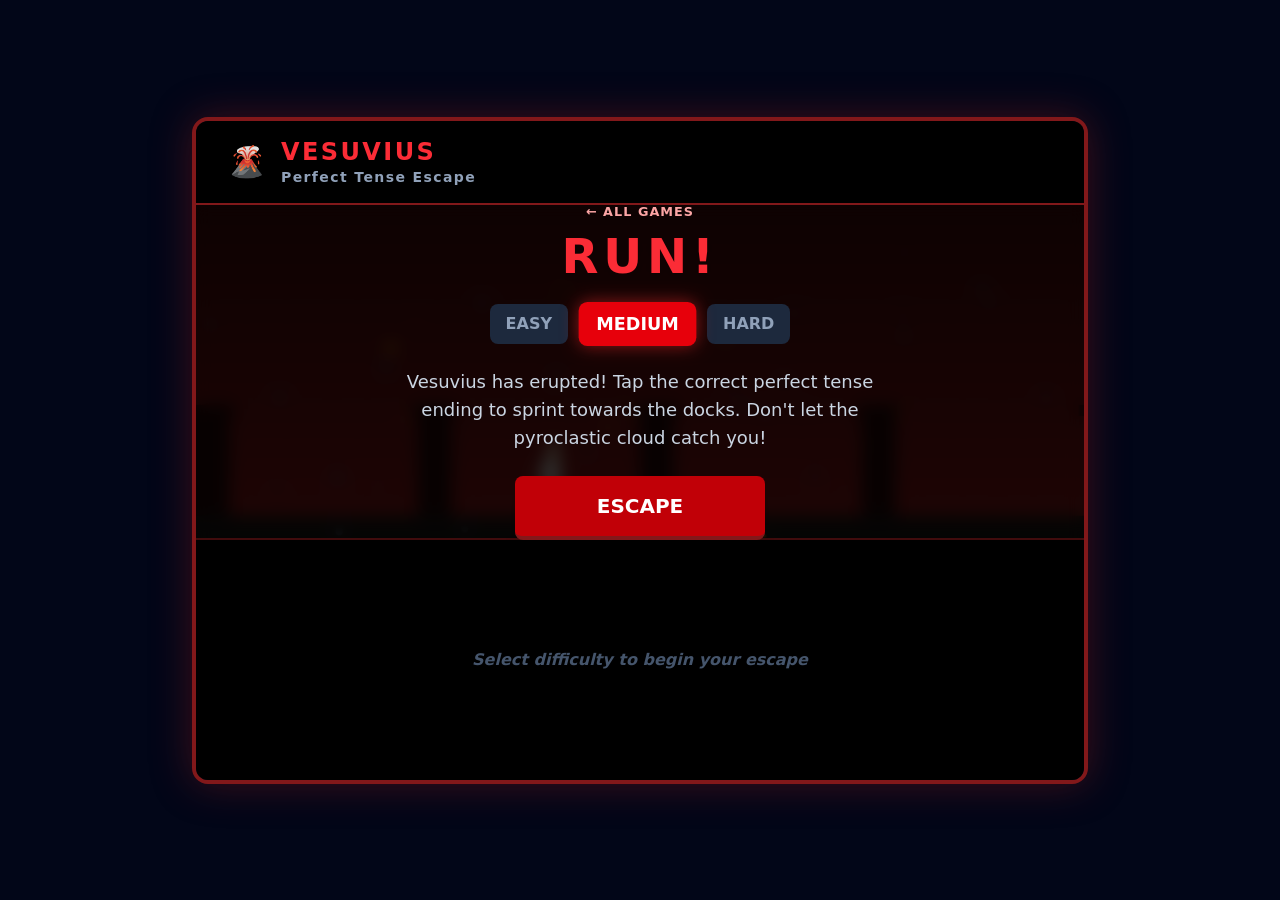
<file: games/perfect.html>
<!DOCTYPE html>
<html lang="en">
<head>
    <meta charset="UTF-8">
    <meta name="viewport" content="width=device-width, initial-scale=1.0">
    <title>Escape From Vesuvius</title>
    <link rel="stylesheet" href="tailwind.css">
    <style>
        body, html { margin: 0; padding: 0; width: 100%; height: 100%; touch-action: manipulation; }
        .touch-manipulation { touch-action: manipulation; }
        .arcade-home-link {
            display: inline-block;
            margin-bottom: 0.65rem;
            color: #fca5a5;
            font-size: 0.8rem;
            font-weight: 800;
            letter-spacing: 0.08em;
            text-decoration: none;
            text-transform: uppercase;
        }
        .arcade-home-link:hover,
        .arcade-home-link:focus-visible { color: #fecaca; text-decoration: underline; }
    </style>
</head>
<body class="min-h-screen bg-slate-950 text-white font-sans flex flex-col items-center justify-center p-2 md:p-4 selection:bg-red-900 selection:text-white">

    <div class="max-w-4xl w-full bg-slate-900 rounded-2xl border-4 border-red-900 shadow-[0_0_40px_rgba(153,27,27,0.4)] overflow-hidden flex flex-col h-[95vh] md:h-auto relative">
        
        <!-- Header / HUD -->
        <div class="bg-black p-3 md:p-4 border-b-2 border-red-900 flex justify-between items-center px-2 md:px-8 shrink-0">
            <div class="flex items-center space-x-2 md:space-x-4">
                <div class="text-2xl md:text-3xl">🌋</div>
                <div>
                    <h1 class="text-sm md:text-2xl font-black text-red-500 uppercase tracking-widest leading-tight">Vesuvius</h1>
                    <h2 class="text-[10px] md:text-sm text-slate-400 font-bold tracking-widest hidden md:block">Perfect Tense Escape</h2>
                </div>
            </div>
            
            <div id="hud-container" class="flex space-x-2 md:space-x-4 text-center hidden">
                <div class="bg-slate-900 p-1 md:p-2 rounded border border-red-900 min-w-[70px] md:min-w-[110px]">
                    <div class="text-[9px] md:text-xs text-slate-400 uppercase">Cloud Gap</div>
                    <div id="gap-hud" class="text-sm md:text-xl font-bold text-amber-500">100 m</div>
                </div>
                <div class="bg-slate-900 p-1 md:p-2 rounded border border-slate-700 min-w-[70px] md:min-w-[110px]">
                    <div class="text-[9px] md:text-xs text-slate-400 uppercase">Port Dist.</div>
                    <div id="dist-hud" class="text-sm md:text-xl font-bold text-blue-400">1000 m</div>
                </div>
            </div>
        </div>

        <div class="relative flex-grow min-h-[200px] md:min-h-[300px]">
            <canvas 
                id="gameCanvas" 
                width="800" 
                height="300" 
                class="w-full h-full object-cover bg-red-950 block shadow-inner"
            ></canvas>
            
            <!-- Start Menu Overlay -->
            <div id="start-overlay" class="absolute inset-0 bg-black/80 flex flex-col items-center justify-center backdrop-blur-sm p-4 z-20">
                <a href="../" class="arcade-home-link">← All games</a>
                <h2 class="text-4xl md:text-5xl font-black text-red-500 mb-2 uppercase drop-shadow-lg text-center tracking-widest">RUN!</h2>
                
                <div class="flex space-x-2 md:space-x-4 mb-6 mt-4" id="difficulty-btns">
                    <button data-level="easy" class="diff-btn px-4 py-2 rounded-lg font-bold uppercase transition-all bg-slate-800 text-slate-400 hover:bg-slate-700">easy</button>
                    <button data-level="medium" class="diff-btn px-4 py-2 rounded-lg font-bold uppercase transition-all bg-red-600 text-white shadow-[0_0_15px_rgba(220,38,38,0.6)] scale-110">medium</button>
                    <button data-level="hard" class="diff-btn px-4 py-2 rounded-lg font-bold uppercase transition-all bg-slate-800 text-slate-400 hover:bg-slate-700">hard</button>
                </div>

                <p class="text-sm md:text-lg text-slate-300 mb-6 max-w-lg text-center hidden md:block">
                    Vesuvius has erupted! Tap the correct perfect tense ending to sprint towards the docks. Don't let the pyroclastic cloud catch you!
                </p>
                
                <button 
                    id="start-btn"
                    class="px-8 py-3 md:py-4 bg-red-700 hover:bg-red-600 text-white font-bold text-lg md:text-xl rounded-lg shadow-lg hover:shadow-red-500/50 transition-all border-b-4 border-red-900 active:border-b-0 active:translate-y-1 w-full max-w-[250px]"
                >
                    ESCAPE
                </button>
            </div>

            <!-- Win Overlay -->
            <div id="win-overlay" class="absolute inset-0 bg-blue-900/90 flex flex-col items-center justify-center backdrop-blur-md z-20 hidden">
                <h2 class="text-4xl md:text-5xl font-black text-white mb-2 uppercase drop-shadow-lg">SURVIVED</h2>
                <p class="text-lg md:text-xl text-blue-200 mb-6 font-bold text-center">You reached the ships and escaped Pompeii!</p>
                <button class="restart-btn px-6 py-3 bg-white text-blue-900 font-bold rounded shadow-lg hover:bg-blue-100 active:scale-95">Play Again</button>
            </div>

            <!-- Lose Overlay -->
            <div id="lose-overlay" class="absolute inset-0 bg-black/95 flex flex-col items-center justify-center backdrop-blur-md z-20 hidden">
                <h2 class="text-4xl md:text-6xl font-black text-red-600 mb-2 uppercase drop-shadow-[0_0_20px_rgba(220,38,38,0.8)]">CONSUMED</h2>
                <p class="text-lg md:text-xl text-red-300 mb-6 font-bold text-center">The ash cloud overtook you.</p>
                <button class="restart-btn px-6 py-3 bg-red-900 text-white font-bold rounded shadow-lg border border-red-500 hover:bg-red-700 active:scale-95">Try Again</button>
            </div>
        </div>

        <div class="bg-black p-4 md:p-6 shrink-0 border-t-2 border-red-900/50">
            <div class="max-w-2xl mx-auto flex flex-col items-center w-full">
                
                <div id="play-area" class="w-full hidden">
                    <!-- Prompt -->
                    <div class="text-center mb-4 md:mb-6">
                        <div class="text-sm md:text-base font-bold text-slate-500 uppercase tracking-wider mb-1">Translate: <span id="prompt-eng" class="text-white">""</span></div>
                        <div class="text-2xl md:text-4xl font-black text-white bg-slate-900 px-6 py-2 rounded-xl border border-slate-800 shadow-inner inline-block">
                            <span id="prompt-stem" class="text-red-500"></span>
                            <span class="text-slate-600 tracking-widest">_ _ _</span>
                        </div>
                    </div>

                    <!-- Tap Grid -->
                    <div id="tap-grid" class="grid grid-cols-3 gap-3 md:gap-4 w-full">
                        <!-- Buttons injected via JS -->
                    </div>
                </div>

                <div id="waiting-area" class="h-48 flex items-center justify-center text-slate-600 font-bold italic text-center">
                    Select difficulty to begin your escape
                </div>

            </div>
        </div>
    </div>

    <script>
        const verbs = [
            // 1st Conjugation (amare -> amav-)
            { eng: "I loved", stem: "amav", ending: "i" },
            { eng: "you (s.) loved", stem: "amav", ending: "isti" },
            { eng: "he/she/it loved", stem: "amav", ending: "it" },
            { eng: "we loved", stem: "amav", ending: "imus" },
            { eng: "you (pl.) loved", stem: "amav", ending: "istis" },
            { eng: "they loved", stem: "amav", ending: "erunt" },
            // 2nd Conjugation (videre -> vid-)
            { eng: "I saw", stem: "vid", ending: "i" },
            { eng: "you (s.) saw", stem: "vid", ending: "isti" },
            { eng: "she saw", stem: "vid", ending: "it" },
            { eng: "we saw", stem: "vid", ending: "imus" },
            { eng: "you (pl.) saw", stem: "vid", ending: "istis" },
            { eng: "they saw", stem: "vid", ending: "erunt" },
            // 3rd Conjugation (dicere -> dix-)
            { eng: "I said", stem: "dix", ending: "i" },
            { eng: "you (s.) said", stem: "dix", ending: "isti" },
            { eng: "he said", stem: "dix", ending: "it" },
            { eng: "we said", stem: "dix", ending: "imus" },
            { eng: "you (pl.) said", stem: "dix", ending: "istis" },
            { eng: "they said", stem: "dix", ending: "erunt" },
            // 4th Conjugation (audire -> audiv-)
            { eng: "I heard", stem: "audiv", ending: "i" },
            { eng: "you (s.) heard", stem: "audiv", ending: "isti" },
            { eng: "he heard", stem: "audiv", ending: "it" },
            { eng: "we heard", stem: "audiv", ending: "imus" },
            { eng: "you (pl.) heard", stem: "audiv", ending: "istis" },
            { eng: "they heard", stem: "audiv", ending: "erunt" }
        ];

        const PERFECT_ENDINGS = ['i', 'isti', 'it', 'imus', 'istis', 'erunt'];

        const ESCAPE_DISTANCE = 50000;
        const MAX_SPEED = 150;
        const FACEPLANT_DURATION = 1050;

        const DIFFICULTY_SETTINGS = {
            easy: { cloudSpeed: 30, friction: 15, boost: 70, penalty: 5 },
            medium: { cloudSpeed: 45, friction: 20, boost: 55, penalty: 15 },
            hard: { cloudSpeed: 60, friction: 25, boost: 45, penalty: 25 }
        };

        let gameState = 'start';
        let difficulty = 'medium';
        let currentPrompt = null;

        let config = DIFFICULTY_SETTINGS.medium;
        let player = { distance: 1000, speed: 0 };
        let cloud = { distance: 0 };
        let lastTime = 0;
        let ashParticles = [];
        let trackOffset = 0;
        let animationFrameId;
        let facePlantStartedAt = -Infinity;

        // DOM Elements
        const canvas = document.getElementById('gameCanvas');
        const ctx = canvas.getContext('2d');
        const hudContainer = document.getElementById('hud-container');
        const gapHud = document.getElementById('gap-hud');
        const distHud = document.getElementById('dist-hud');
        const startOverlay = document.getElementById('start-overlay');
        const winOverlay = document.getElementById('win-overlay');
        const loseOverlay = document.getElementById('lose-overlay');
        const playArea = document.getElementById('play-area');
        const waitingArea = document.getElementById('waiting-area');
        const promptEng = document.getElementById('prompt-eng');
        const promptStem = document.getElementById('prompt-stem');
        const tapGrid = document.getElementById('tap-grid');

        function getRandomVerb() {
            return verbs[Math.floor(Math.random() * verbs.length)];
        }

        function updateGameState(newState) {
            gameState = newState;
            
            // Manage UI Visibility
            startOverlay.classList.toggle('hidden', newState !== 'start');
            winOverlay.classList.toggle('hidden', newState !== 'won');
            loseOverlay.classList.toggle('hidden', newState !== 'lost');
            
            hudContainer.classList.toggle('hidden', newState !== 'running');
            playArea.classList.toggle('hidden', newState !== 'running');
            waitingArea.classList.toggle('hidden', newState === 'running');
            
            if (newState === 'start' || newState === 'lost' || newState === 'won') {
                waitingArea.innerText = newState === 'start' ? 'Select difficulty to begin your escape' : 'Waiting...';
            }
        }

        function generateTapGrid() {
            tapGrid.innerHTML = '';
            PERFECT_ENDINGS.forEach(ending => {
                const btn = document.createElement('button');
                btn.className = "relative overflow-hidden bg-slate-800 hover:bg-slate-700 active:bg-slate-900 active:scale-95 text-white font-black text-xl md:text-3xl py-4 md:py-6 rounded-xl border-b-4 border-slate-950 shadow-[inset_0_2px_4px_rgba(255,255,255,0.1)] transition-all select-none touch-manipulation";
                
                const span = document.createElement('span');
                span.className = "relative z-10 lowercase";
                span.innerText = `-${ending}`;
                
                const shine = document.createElement('div');
                shine.className = "absolute top-0 left-0 right-0 h-1/2 bg-gradient-to-b from-white/5 to-transparent rounded-t-xl pointer-events-none";

                btn.appendChild(span);
                btn.appendChild(shine);

                btn.addEventListener('click', () => handleTap(ending));
                tapGrid.appendChild(btn);
            });
        }

        function setupDifficultyButtons() {
            const btns = document.querySelectorAll('.diff-btn');
            btns.forEach(btn => {
                btn.addEventListener('click', (e) => {
                    difficulty = e.target.getAttribute('data-level');
                    btns.forEach(b => {
                        if (b.getAttribute('data-level') === difficulty) {
                            b.className = "diff-btn px-4 py-2 rounded-lg font-bold uppercase transition-all bg-red-600 text-white shadow-[0_0_15px_rgba(220,38,38,0.6)] scale-110";
                        } else {
                            b.className = "diff-btn px-4 py-2 rounded-lg font-bold uppercase transition-all bg-slate-800 text-slate-400 hover:bg-slate-700";
                        }
                    });
                });
            });
        }

        function setPrompt(promptObj) {
            currentPrompt = promptObj;
            if (currentPrompt) {
                promptEng.innerText = `"${currentPrompt.eng}"`;
                promptStem.innerText = currentPrompt.stem;
            }
        }

        function handleTap(ending) {
            if (gameState !== 'running' || isFacePlanting()) return;
            
            if (ending === currentPrompt.ending) {
                // Correct answer! Sprint!
                player.speed = Math.min(player.speed + config.boost, MAX_SPEED);
                setPrompt(getRandomVerb());
            } else {
                // Wrong answer! Lose momentum and face-plant before trying again.
                player.speed = Math.max(player.speed - config.penalty, 0) * 0.15;
                facePlantStartedAt = performance.now();
            }
        }

        function isFacePlanting(time = performance.now()) {
            return time - facePlantStartedAt < FACEPLANT_DURATION;
        }

        function getFacePlantAmount(time) {
            const elapsed = time - facePlantStartedAt;
            if (elapsed < 0 || elapsed >= FACEPLANT_DURATION) return 0;

            const progress = elapsed / FACEPLANT_DURATION;
            if (progress < 0.28) {
                const fallProgress = progress / 0.28;
                return 1 - Math.pow(1 - fallProgress, 3);
            }
            if (progress < 0.72) return 1;

            const recoveryProgress = (progress - 0.72) / 0.28;
            return 1 - (recoveryProgress * recoveryProgress);
        }

        function startGame() {
            config = DIFFICULTY_SETTINGS[difficulty];
            player = { distance: 1000, speed: 0 };
            cloud = { distance: 0 };
            facePlantStartedAt = -Infinity;
            
            updateGameState('running');
            setPrompt(getRandomVerb());
            
            ashParticles = [];
            for(let i=0; i<50; i++) {
                createAshParticle(true);
            }
            
            cancelAnimationFrame(animationFrameId);
            lastTime = performance.now();
            animationFrameId = requestAnimationFrame(gameLoop);
        }

        function createAshParticle(randomY = false) {
            ashParticles.push({
                x: Math.random() * canvas.width,
                y: randomY ? Math.random() * canvas.height : -10,
                vx: (Math.random() - 1) * 50 - 20,
                vy: Math.random() * 50 + 20,
                size: Math.random() * 3 + 1,
                color: Math.random() > 0.8 ? '#f59e0b' : '#4b5563'
            });
        }

        function drawPlayer(x, y, speed, distance, time) {
            const facePlantAmount = getFacePlantAmount(time);

            if (facePlantAmount > 0.82) {
                const impact = (facePlantAmount - 0.82) / 0.18;
                ctx.save();
                ctx.fillStyle = `rgba(168, 120, 72, ${0.42 * impact})`;
                for (let i = 0; i < 4; i++) {
                    ctx.beginPath();
                    ctx.arc(x + 29 + (i * 8), y + 27 - ((i % 2) * 5), 3 + (i * 1.4), 0, Math.PI * 2);
                    ctx.fill();
                }
                ctx.restore();
            }

            ctx.save();
            ctx.translate(x + (facePlantAmount * 8), y + (facePlantAmount * 26));
            ctx.rotate(facePlantAmount * Math.PI / 2);
            
            const runningLegSwing = Math.sin(distance * 0.1) * (15 + (speed/10));
            const runningArmSwing = Math.cos(distance * 0.1) * (15 + (speed/10));
            const legSwing = runningLegSwing * (1 - facePlantAmount) + (12 * facePlantAmount);
            const armSwing = runningArmSwing * (1 - facePlantAmount) + (22 * facePlantAmount);
            const bounce = Math.abs(Math.sin(distance * 0.1)) * 3 * (1 - facePlantAmount);

            ctx.translate(0, -bounce);

            // Back Arm
            ctx.lineWidth = 4;
            ctx.strokeStyle = '#e2c6a9';
            ctx.beginPath();
            ctx.moveTo(0, -20); ctx.lineTo(-armSwing, -5);
            ctx.stroke();

            // Back Leg
            ctx.strokeStyle = '#e2c6a9';
            ctx.beginPath();
            ctx.moveTo(0, 10); ctx.lineTo(-legSwing, 30);
            ctx.stroke();

            // Body
            ctx.fillStyle = '#f3f4f6';
            ctx.beginPath();
            ctx.moveTo(-5, -20);
            ctx.lineTo(5, -20);
            ctx.lineTo(10, 15);
            ctx.lineTo(-10, 15);
            ctx.fill();
            
            // Belt
            ctx.fillStyle = '#8b5a2b';
            ctx.fillRect(-8, 0, 16, 3);

            // Front Leg
            ctx.strokeStyle = '#d6bc98';
            ctx.beginPath();
            ctx.moveTo(0, 10); ctx.lineTo(legSwing, 30);
            ctx.stroke();

            // Front Arm
            ctx.strokeStyle = '#d6bc98';
            ctx.beginPath();
            ctx.moveTo(0, -20); ctx.lineTo(armSwing, -10);
            ctx.stroke();

            // Head
            ctx.fillStyle = '#e2c6a9';
            ctx.beginPath();
            ctx.arc(2, -28, 7, 0, Math.PI*2);
            ctx.fill();

            ctx.restore();
        }

        function drawCloud(x, height, time) {
            ctx.save();
            
            const grad = ctx.createLinearGradient(x - 300, 0, x, 0);
            grad.addColorStop(0, '#000000');
            grad.addColorStop(0.7, '#1f0d0d');
            grad.addColorStop(0.9, '#450a0a');
            grad.addColorStop(1, 'rgba(239, 68, 68, 0)');

            ctx.fillStyle = grad;
            ctx.fillRect(0, 0, x, height);

            ctx.fillStyle = '#1a0505';
            for(let i = 0; i < height; i += 40) {
                const offset = Math.sin((time/200) + i) * 15;
                const pulse = Math.cos((time/150) + i) * 5;
                
                ctx.beginPath();
                ctx.arc(x - 20 + offset, i + 20, 40 + pulse, 0, Math.PI*2);
                ctx.fill();

                if (i % 80 === 0) {
                    ctx.fillStyle = 'rgba(245, 158, 11, 0.4)';
                    ctx.beginPath();
                    ctx.arc(x - 10 + offset, i + 20, 20 + pulse, 0, Math.PI*2);
                    ctx.fill();
                    ctx.fillStyle = '#1a0505'; 
                }
            }

            ctx.restore();
        }

        function gameLoop(time) {
            if (gameState !== 'running' && gameState !== 'start') return; 
            
            const rawDelta = (time - lastTime) / 1000;
            const delta = Math.min(rawDelta, 0.1); 
            lastTime = time;

            // Physics Update
            if (gameState === 'running') {
                player.speed = Math.max(player.speed - (config.friction * delta), 0);
                player.distance += player.speed * delta * 10; 
                cloud.distance += config.cloudSpeed * delta * 10;
                trackOffset = (trackOffset + player.speed * delta * 10) % 400;

                if (Math.random() < 0.3) createAshParticle();

                const gap = player.distance - cloud.distance;
                distHud.innerText = `${Math.max(0, Math.floor((ESCAPE_DISTANCE - player.distance) / 10))} m`;
                
                gapHud.innerText = `${Math.floor(gap / 10)} m`;
                gapHud.className = `text-sm md:text-xl font-bold ${gap < 1500 ? 'text-red-500 animate-pulse' : 'text-amber-500'}`;

                if (gap <= 0) {
                    updateGameState('lost');
                    return; 
                }
                
                if (player.distance >= ESCAPE_DISTANCE) {
                    updateGameState('won');
                    return; 
                }
            }

            // Rendering
            const width = canvas.width;
            const height = canvas.height;
            
            // Sky
            const skyGrad = ctx.createLinearGradient(0, 0, 0, height);
            skyGrad.addColorStop(0, '#450a0a');
            skyGrad.addColorStop(1, '#991b1b');
            ctx.fillStyle = skyGrad;
            ctx.fillRect(0, 0, width, height);

            // Background Parallax
            ctx.fillStyle = '#270808';
            for(let i = 0; i < width + 400; i += 200) {
                const pillarX = i - trackOffset;
                ctx.fillRect(pillarX, height - 120, 30, 100);
                ctx.fillRect(pillarX - 5, height - 120, 40, 10);
                ctx.fillRect(pillarX - 10, height - 20, 50, 20);
            }

            // Ground
            ctx.fillStyle = '#1c1917';
            ctx.fillRect(0, height - 20, width, 20);

            // Screen Positioning
            const distToFinish = ESCAPE_DISTANCE - player.distance;
            let cameraX = player.distance - (width * 0.4); 
            
            if (distToFinish < width * 0.6) {
                cameraX = ESCAPE_DISTANCE - (width * 0.9);
            }

            const playerScreenX = player.distance - cameraX;
            const cloudScreenX = cloud.distance - cameraX;
            const portScreenX = ESCAPE_DISTANCE - cameraX;

            // Docks
            if (portScreenX < width + 200) {
                ctx.fillStyle = '#1e3a8a';
                ctx.fillRect(portScreenX, height - 30, width, 30);
                ctx.fillStyle = '#451a03';
                ctx.fillRect(portScreenX, height - 40, 150, 20);
                ctx.fillStyle = '#78350f';
                ctx.fillRect(portScreenX + 80, height - 150, 8, 110);
                ctx.fillStyle = '#fef3c7';
                ctx.beginPath();
                ctx.moveTo(portScreenX + 85, height - 140);
                ctx.lineTo(portScreenX + 140, height - 100);
                ctx.lineTo(portScreenX + 85, height - 60);
                ctx.fill();
            }

            if (gameState !== 'lost') {
                drawPlayer(playerScreenX, height - 50, player.speed, player.distance, time);
            }

            drawCloud(cloudScreenX, height, time);

            // Particles
            for(let i = ashParticles.length - 1; i >= 0; i--) {
                const pt = ashParticles[i];
                pt.x += pt.vx * delta - (gameState === 'running' ? player.speed * delta * 2 : 0);
                pt.y += pt.vy * delta;
                
                if (pt.y > height || pt.x < 0) {
                    ashParticles.splice(i, 1);
                } else {
                    ctx.fillStyle = pt.color;
                    ctx.beginPath();
                    ctx.arc(pt.x, pt.y, pt.size, 0, Math.PI*2);
                    ctx.fill();
                }
            }

            if (gameState === 'running' || gameState === 'start') {
                animationFrameId = requestAnimationFrame(gameLoop);
            }
        }

        function init() {
            generateTapGrid();
            setupDifficultyButtons();

            document.getElementById('start-btn').addEventListener('click', startGame);
            document.querySelectorAll('.restart-btn').forEach(btn => {
                btn.addEventListener('click', () => updateGameState('start'));
            });

            // Initial visual state
            for(let i=0; i<50; i++) createAshParticle(true);
            lastTime = performance.now();
            animationFrameId = requestAnimationFrame(gameLoop);
        }

        // Start the engine
        window.onload = init;

    </script>
</body>
</html>
</file>
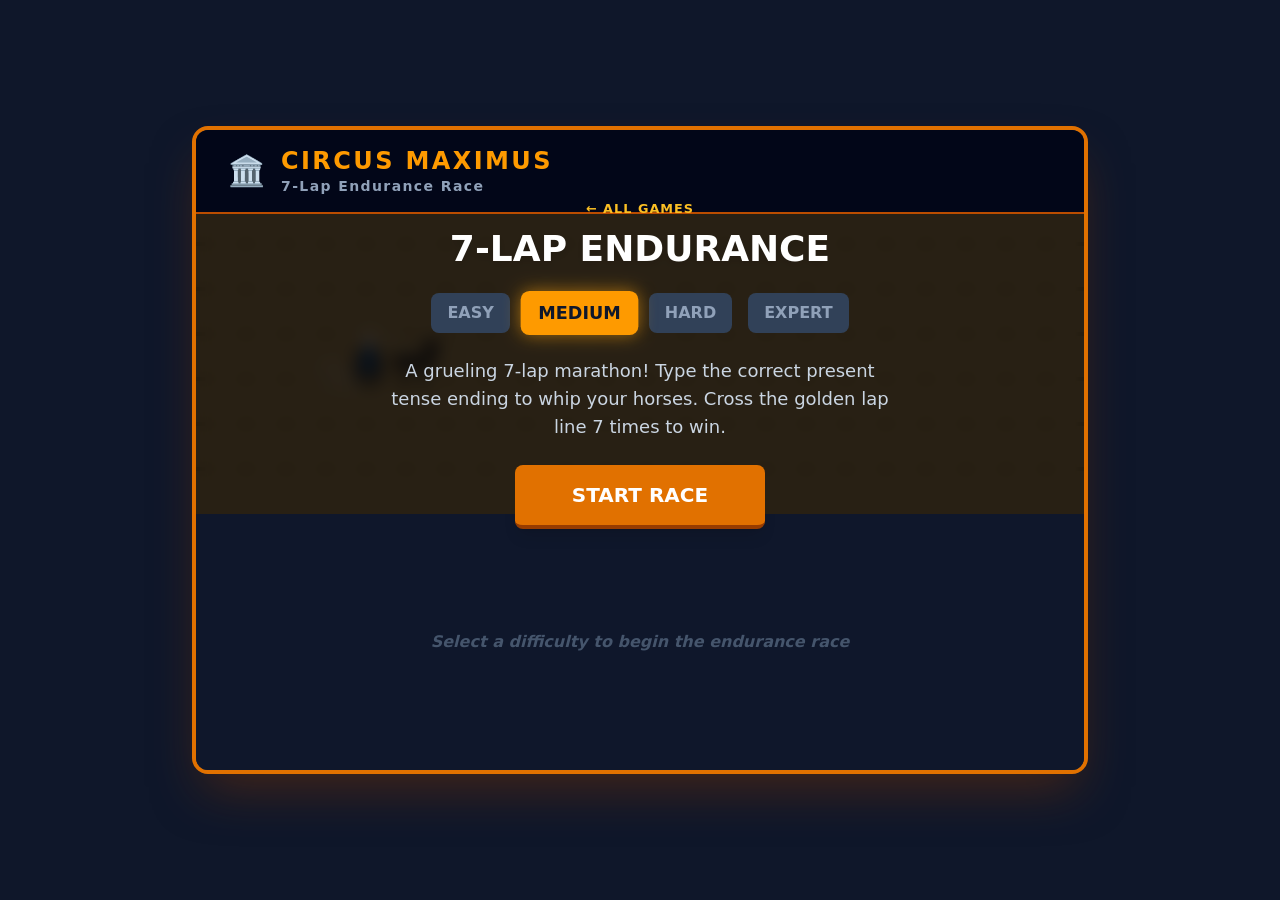
<file: games/present.html>
<!DOCTYPE html>
<html lang="en">
<head>
    <meta charset="UTF-8">
    <meta name="viewport" content="width=device-width, initial-scale=1.0">
    <title>Circus Maximus Grammaticus</title>
    <link rel="stylesheet" href="tailwind.css">
    <style>
        /* Custom font and basic styling to prevent scrolling on mobile */
        body, html {
            margin: 0;
            padding: 0;
            width: 100%;
            height: 100%;
            overflow: hidden;
            background-color: #0f172a; /* slate-900 */
            color: white;
            font-family: ui-sans-serif, system-ui, -apple-system, BlinkMacSystemFont, "Segoe UI", Roboto, "Helvetica Neue", Arial, sans-serif;
            touch-action: manipulation;
        }
        
        /* Remove default input styling */
        input:focus { outline: none; }

        .arcade-home-link {
            display: inline-block;
            margin-bottom: 0.65rem;
            color: #fbbf24;
            font-size: 0.8rem;
            font-weight: 800;
            letter-spacing: 0.08em;
            text-decoration: none;
            text-transform: uppercase;
        }
        .arcade-home-link:hover,
        .arcade-home-link:focus-visible { color: #fde68a; text-decoration: underline; }
    </style>
</head>
<body class="flex flex-col items-center justify-center p-2 md:p-4">

    <div class="max-w-4xl w-full bg-slate-800 rounded-2xl border-4 border-amber-600 shadow-2xl shadow-amber-900/50 overflow-hidden flex flex-col h-[95vh] md:h-auto">
        
        <!-- Header / HUD -->
        <div class="bg-slate-950 p-3 md:p-4 border-b-2 border-amber-700 flex justify-between items-center px-2 md:px-8 shrink-0">
            <div class="flex items-center space-x-2 md:space-x-4">
                <div class="text-2xl md:text-3xl">🏛️</div>
                <div>
                    <h1 class="text-sm md:text-2xl font-black text-amber-500 uppercase tracking-widest leading-tight">Circus Maximus</h1>
                    <h2 class="text-[10px] md:text-sm text-slate-400 font-bold tracking-widest hidden md:block">7-Lap Endurance Race</h2>
                </div>
            </div>
            
            <div id="hud-container" class="hidden flex space-x-1 md:space-x-4 text-center">
                <div class="bg-slate-800 p-1 md:p-2 rounded border border-slate-600 min-w-[50px] md:min-w-[90px]">
                    <div class="text-[9px] md:text-xs text-slate-400 uppercase">Lap</div>
                    <div id="lap-hud" class="text-xs md:text-xl font-bold text-white">LAP 1 / 7</div>
                </div>
                <div class="bg-slate-800 p-1 md:p-2 rounded border border-slate-600 min-w-[60px] md:min-w-[100px]">
                    <div class="text-[9px] md:text-xs text-slate-400 uppercase">Speed</div>
                    <div id="speed-hud" class="text-xs md:text-xl font-bold text-amber-400">0 mph</div>
                </div>
                <div class="bg-slate-800 p-1 md:p-2 rounded border border-slate-600 min-w-[60px] md:min-w-[100px]">
                    <div class="text-[9px] md:text-xs text-slate-400 uppercase">Dist Left</div>
                    <div id="dist-hud" class="text-xs md:text-xl font-bold text-blue-400">1000 m</div>
                </div>
            </div>
        </div>

        <!-- Game Canvas Area -->
        <div class="relative flex-grow min-h-[250px] md:min-h-[300px]">
            <canvas id="gameCanvas" width="800" height="300" class="w-full h-full object-cover bg-amber-900 block shadow-inner"></canvas>
            
            <!-- Start Menu Overlay -->
            <div id="start-overlay" class="absolute inset-0 bg-black/80 flex flex-col items-center justify-center backdrop-blur-sm p-4 z-10">
                <a href="../" class="arcade-home-link">← All games</a>
                <h2 class="text-3xl md:text-4xl font-black text-white mb-2 uppercase drop-shadow-lg text-center">7-Lap Endurance</h2>
                
                <div class="flex flex-wrap justify-center gap-2 md:gap-4 mb-6 mt-4" id="difficulty-buttons">
                    <button data-diff="easy" class="diff-btn px-4 py-2 rounded-lg font-bold uppercase transition-all bg-slate-700 text-slate-400 hover:bg-slate-600">Easy</button>
                    <button data-diff="medium" class="diff-btn px-4 py-2 rounded-lg font-bold uppercase transition-all bg-amber-500 text-slate-900 shadow-[0_0_15px_rgba(245,158,11,0.6)] scale-110">Medium</button>
                    <button data-diff="hard" class="diff-btn px-4 py-2 rounded-lg font-bold uppercase transition-all bg-slate-700 text-slate-400 hover:bg-slate-600">Hard</button>
                    <button data-diff="expert" class="diff-btn px-4 py-2 rounded-lg font-bold uppercase transition-all bg-slate-700 text-slate-400 hover:bg-slate-600">Expert</button>
                </div>

                <p class="text-sm md:text-lg text-slate-300 mb-6 max-w-lg text-center hidden md:block">
                    A grueling 7-lap marathon! Type the correct present tense ending to whip your horses. Cross the golden lap line 7 times to win.
                </p>
                
                <button id="start-btn" class="px-8 py-3 md:py-4 bg-amber-600 hover:bg-amber-500 text-white font-bold text-lg md:text-xl rounded-lg shadow-lg hover:shadow-amber-500/50 transition-all border-b-4 border-amber-800 active:border-b-0 active:translate-y-1 w-full max-w-[250px]">
                    START RACE
                </button>
            </div>

            <!-- Win Overlay -->
            <div id="win-overlay" class="hidden absolute inset-0 bg-amber-600/90 flex flex-col items-center justify-center backdrop-blur-md z-10">
                <h2 class="text-4xl md:text-5xl font-black text-white mb-2 uppercase drop-shadow-lg">VICTORIA!</h2>
                <p class="text-lg md:text-xl text-amber-100 mb-6 font-bold text-center">You conquered the 7-lap marathon!</p>
                <button class="menu-btn px-6 py-3 bg-white text-amber-700 font-bold rounded shadow-lg hover:bg-amber-100 active:scale-95">Main Menu</button>
            </div>

            <!-- Lose Overlay -->
            <div id="lose-overlay" class="hidden absolute inset-0 bg-red-900/90 flex flex-col items-center justify-center backdrop-blur-md z-10">
                <h2 class="text-4xl md:text-5xl font-black text-white mb-2 uppercase drop-shadow-lg">DEFEAT</h2>
                <p class="text-lg md:text-xl text-red-200 mb-6 font-bold text-center">You fell behind in the endurance race.</p>
                <button class="menu-btn px-6 py-3 bg-black text-white font-bold rounded shadow-lg border border-red-500 hover:bg-red-800 active:scale-95">Main Menu</button>
            </div>
        </div>

        <!-- Input Area -->
        <div class="bg-slate-900 p-4 md:p-8 shrink-0">
            <div class="max-w-2xl mx-auto h-32 md:h-48 relative">
                
                <!-- Active Prompt Area -->
                <div id="prompt-area" class="hidden flex flex-col items-center">
                    <div class="text-sm md:text-lg font-bold text-slate-400 mb-1 uppercase tracking-wider">Translate to Latin</div>
                    <div id="english-prompt" class="text-2xl md:text-4xl font-black text-white mb-4">"I love"</div>
                    
                    <div class="flex items-center text-4xl md:text-5xl font-bold bg-slate-800 p-2 md:p-4 rounded-xl shadow-inner border border-slate-700">
                        <span id="latin-stem" class="text-amber-400 mr-1">am</span>
                        <input
                            id="type-input"
                            type="text"
                            autocapitalize="none"
                            autocomplete="off"
                            autocorrect="off"
                            spellcheck="false"
                            class="w-24 md:w-32 bg-slate-950 text-white rounded border-2 border-slate-600 outline-none focus:border-amber-500 px-2 py-1 shadow-inner text-center lowercase"
                            placeholder="..."
                            maxlength="4"
                        />
                    </div>
                    <p class="text-slate-500 mt-4 text-xs md:text-sm font-bold text-center">
                        Type the ending without a hyphen (o, s, t, mus, tis, nt)<br class="md:hidden" /> and press <span class="text-amber-500 bg-amber-500/10 px-2 py-1 rounded">ENTER</span>
                    </p>
                </div>
                
                <!-- Waiting text -->
                <div id="waiting-text" class="absolute inset-0 flex items-center justify-center text-slate-600 font-bold italic text-center">
                    Select a difficulty to begin the endurance race
                </div>
            </div>
        </div>

    </div>

    <script>
        // --- DATA & CONSTANTS ---
        const verbs = [
            { eng: "I love", stem: "am", ending: "o" }, { eng: "you (s.) love", stem: "ama", ending: "s" },
            { eng: "he/she/it loves", stem: "ama", ending: "t" }, { eng: "we love", stem: "ama", ending: "mus" },
            { eng: "y'all love", stem: "ama", ending: "tis" }, { eng: "they love", stem: "ama", ending: "nt" },
            { eng: "I see", stem: "vide", ending: "o" }, { eng: "you (s.) see", stem: "vide", ending: "s" },
            { eng: "she sees", stem: "vide", ending: "t" }, { eng: "we see", stem: "vide", ending: "mus" },
            { eng: "y'all see", stem: "vide", ending: "tis" }, { eng: "they see", stem: "vide", ending: "nt" },
            { eng: "I say", stem: "dic", ending: "o" }, { eng: "you (s.) say", stem: "dici", ending: "s" },
            { eng: "he says", stem: "dici", ending: "t" }, { eng: "we say", stem: "dici", ending: "mus" },
            { eng: "y'all say", stem: "dici", ending: "tis" }, { eng: "they say", stem: "dicu", ending: "nt" },
            { eng: "I hear", stem: "audi", ending: "o" }, { eng: "you (s.) hear", stem: "audi", ending: "s" },
            { eng: "he hears", stem: "audi", ending: "t" }, { eng: "we hear", stem: "audi", ending: "mus" },
            { eng: "y'all hear", stem: "audi", ending: "tis" }, { eng: "they hear", stem: "audiu", ending: "nt" }
        ];

        const LAP_LENGTH = 10000;
        const TOTAL_LAPS = 7;
        const RACE_LENGTH = LAP_LENGTH * TOTAL_LAPS;
        const MAX_SPEED = 180;

        const DIFFICULTY_SETTINGS = {
            easy: { friction: 8, boost: 50, penalty: 10, aiSpeeds: [40, 45, 50] },
            medium: { friction: 12, boost: 45, penalty: 15, aiSpeeds: [55, 60, 65] },
            hard: { friction: 16, boost: 40, penalty: 20, aiSpeeds: [70, 75, 80] },
            expert: { friction: 16, boost: 20, penalty: 40, aiSpeeds: [120, 130, 140] }
        };

        // --- GAME STATE ---
        let gameState = 'start'; // 'start', 'racing', 'won', 'lost'
        let currentDifficulty = 'medium';
        let config = DIFFICULTY_SETTINGS.medium;
        let currentPrompt = null;
        
        let player = { distance: 0, speed: 0, lap: 1 };
        let opponents = [];
        
        let lastTime = 0;
        let animationId;
        let particles = [];
        let trackOffset = 0;

        // --- DOM ELEMENTS ---
        const canvas = document.getElementById('gameCanvas');
        const ctx = canvas.getContext('2d');
        
        const ui = {
            startOverlay: document.getElementById('start-overlay'),
            winOverlay: document.getElementById('win-overlay'),
            loseOverlay: document.getElementById('lose-overlay'),
            hudContainer: document.getElementById('hud-container'),
            lapHud: document.getElementById('lap-hud'),
            speedHud: document.getElementById('speed-hud'),
            distHud: document.getElementById('dist-hud'),
            promptArea: document.getElementById('prompt-area'),
            waitingText: document.getElementById('waiting-text'),
            englishPrompt: document.getElementById('english-prompt'),
            latinStem: document.getElementById('latin-stem'),
            typeInput: document.getElementById('type-input'),
            startBtn: document.getElementById('start-btn'),
            diffBtns: document.querySelectorAll('.diff-btn'),
            menuBtns: document.querySelectorAll('.menu-btn')
        };

        // --- STREAMING_CHUNK:Setting up Event Listeners... ---
        
        // Handle window resize for canvas scaling
        function resizeCanvas() {
            const container = canvas.parentElement;
            canvas.width = container.clientWidth;
            canvas.height = container.clientHeight;
        }
        window.addEventListener('resize', resizeCanvas);

        // Difficulty Selection
        ui.diffBtns.forEach(btn => {
            btn.addEventListener('click', (e) => {
                currentDifficulty = e.target.dataset.diff;
                // Reset styles
                ui.diffBtns.forEach(b => {
                    b.className = "diff-btn px-4 py-2 rounded-lg font-bold uppercase transition-all bg-slate-700 text-slate-400 hover:bg-slate-600";
                });
                // Highlight selected
                e.target.className = "diff-btn px-4 py-2 rounded-lg font-bold uppercase transition-all bg-amber-500 text-slate-900 shadow-[0_0_15px_rgba(245,158,11,0.6)] scale-110";
            });
        });

        // Start Game
        ui.startBtn.addEventListener('click', startGame);

        // Menu Buttons
        ui.menuBtns.forEach(btn => {
            btn.addEventListener('click', () => {
                setGameState('start');
            });
        });

        // Input Handling
        ui.typeInput.addEventListener('keydown', (e) => {
            if (e.key === 'Enter' && gameState === 'racing') {
                const val = ui.typeInput.value.toLowerCase().trim().replace(/^-/, '');
                if (val === currentPrompt.ending) {
                    // Correct!
                    player.speed = Math.min(player.speed + config.boost, MAX_SPEED);
                    createBoostParticles();
                    setNewPrompt();
                    ui.typeInput.value = '';
                } else {
                    // Wrong!
                    player.speed = Math.max(player.speed - config.penalty, 0);
                    ui.typeInput.value = '';
                }
            }
        });

        // Re-focus input on click if racing
        document.addEventListener('click', () => {
            if (gameState === 'racing') ui.typeInput.focus();
        });


        // --- STREAMING_CHUNK:Core Game Functions... ---

        function setGameState(newState) {
            gameState = newState;
            
            // Hide all overlays first
            ui.startOverlay.classList.add('hidden');
            ui.winOverlay.classList.add('hidden');
            ui.loseOverlay.classList.add('hidden');
            ui.hudContainer.classList.add('hidden');
            ui.promptArea.classList.add('hidden');
            ui.waitingText.classList.add('hidden');
            ui.typeInput.disabled = true;

            if (newState === 'start') {
                ui.startOverlay.classList.remove('hidden');
                ui.waitingText.classList.remove('hidden');
                ui.waitingText.innerText = 'Select a difficulty to begin the endurance race';
                // Start idle animation loop if not running
                if(!animationId) {
                    lastTime = performance.now();
                    animationId = requestAnimationFrame(gameLoop);
                }
            } 
            else if (newState === 'racing') {
                ui.hudContainer.classList.remove('hidden');
                ui.promptArea.classList.remove('hidden');
                ui.typeInput.disabled = false;
                ui.typeInput.focus();
            }
            else if (newState === 'won') {
                ui.winOverlay.classList.remove('hidden');
                ui.waitingText.classList.remove('hidden');
                ui.waitingText.innerText = 'Waiting...';
                cancelAnimationFrame(animationId);
                animationId = null;
            }
            else if (newState === 'lost') {
                ui.loseOverlay.classList.remove('hidden');
                ui.waitingText.classList.remove('hidden');
                ui.waitingText.innerText = 'Waiting...';
                cancelAnimationFrame(animationId);
                animationId = null;
            }
        }

        function setNewPrompt() {
            const index = Math.floor(Math.random() * verbs.length);
            currentPrompt = verbs[index];
            ui.englishPrompt.innerText = `"${currentPrompt.eng}"`;
            ui.latinStem.innerText = currentPrompt.stem;
        }

        function startGame() {
            config = DIFFICULTY_SETTINGS[currentDifficulty];
            
            player = { distance: 0, speed: 0, lap: 1 };
            opponents = [
                { id: 'Reds', distance: 0, speed: config.aiSpeeds[0], baseSpeed: config.aiSpeeds[0], color: '#e53e3e', yOffset: -60 },
                { id: 'Whites', distance: 0, speed: config.aiSpeeds[1], baseSpeed: config.aiSpeeds[1], color: '#f7fafc', yOffset: -20 },
                { id: 'Greens', distance: 0, speed: config.aiSpeeds[2], baseSpeed: config.aiSpeeds[2], color: '#38a169', yOffset: 60 }
            ];
            
            particles = [];
            trackOffset = 0;
            
            setNewPrompt();
            ui.typeInput.value = '';
            
            setGameState('racing');
            
            // Restart loop if it was dead
            if(!animationId) {
                lastTime = performance.now();
                animationId = requestAnimationFrame(gameLoop);
            }
        }

        function createBoostParticles() {
            for(let i=0; i<15; i++){
                particles.push({
                    x: 100,
                    y: canvas.height / 2, 
                    vx: (Math.random() - 1) * 200,
                    vy: (Math.random() - 0.5) * 100,
                    life: 1.0,
                    color: '#d6bc98'
                });
            }
        }

        // --- STREAMING_CHUNK:Canvas Rendering & Animation Loop... ---

        function drawChariot(ctx, x, y, color, isPlayer = false) {
            ctx.save();
            ctx.translate(x, y);
            
            // Dust trailing
            ctx.fillStyle = 'rgba(214, 188, 152, 0.4)';
            ctx.beginPath();
            ctx.arc(-40, 10, 15 + Math.random()*5, 0, Math.PI*2);
            ctx.arc(-20, 15, 10 + Math.random()*5, 0, Math.PI*2);
            ctx.fill();

            // Horses
            ctx.fillStyle = '#4a3f35'; 
            ctx.fillRect(20, -10, 40, 15); 
            ctx.fillRect(50, -25, 15, 20); 
            
            const dist = isPlayer ? player.distance : (opponents[0]?.distance || 0);
            const legSwing = Math.sin(dist * 0.1) * 10;
            
            ctx.lineWidth = 4;
            ctx.strokeStyle = '#3a2f25';
            ctx.beginPath();
            ctx.moveTo(30, 5); ctx.lineTo(30 + legSwing, 25);
            ctx.moveTo(50, 5); ctx.lineTo(50 - legSwing, 25);
            ctx.stroke();

            // Chariot base
            ctx.fillStyle = '#8b5a2b';
            ctx.beginPath();
            ctx.roundRect(-20, -15, 30, 30, 5);
            ctx.fill();
            
            ctx.fillStyle = color;
            ctx.fillRect(-15, -10, 20, 20);

            // Driver
            ctx.fillStyle = '#e2c6a9'; 
            ctx.beginPath();
            ctx.arc(-5, -25, 8, 0, Math.PI*2);
            ctx.fill();
            ctx.fillStyle = color;
            ctx.fillRect(-10, -18, 10, 15);
            
            // Whip
            ctx.strokeStyle = 'white';
            ctx.lineWidth = 1;
            ctx.beginPath();
            ctx.moveTo(0, -15);
            ctx.quadraticCurveTo(20, -30 - Math.random()*10, 40, -10);
            ctx.stroke();

            // Wheel
            ctx.strokeStyle = '#333';
            ctx.lineWidth = 3;
            ctx.beginPath();
            ctx.arc(-5, 10, 12, 0, Math.PI*2);
            ctx.stroke();
            ctx.lineWidth = 1;
            const rot = dist * 0.05;
            for(let i=0; i<4; i++){
                const angle = rot + (i * Math.PI/2);
                ctx.beginPath();
                ctx.moveTo(-5, 10);
                ctx.lineTo(-5 + Math.cos(angle)*12, 10 + Math.sin(angle)*12);
                ctx.stroke();
            }
            ctx.restore();
        }

        function gameLoop(time) {
            // Calculate Delta (max 0.1 to prevent jumping)
            const rawDelta = (time - lastTime) / 1000;
            const delta = Math.min(rawDelta, 0.1); 
            lastTime = time;

            // Update Canvas Dimensions dynamically
            const width = canvas.width;
            const height = canvas.height;

            // --- PHYSICS ---
            if (gameState === 'racing') {
                player.speed = Math.max(player.speed - (config.friction * delta), 0);
                player.distance += player.speed * delta * 10; 
                player.lap = Math.min(TOTAL_LAPS, Math.floor(player.distance / LAP_LENGTH) + 1);
                
                opponents.forEach(op => {
                    const speedVariance = (Math.random() - 0.5) * 10;
                    op.speed = op.baseSpeed + speedVariance;
                    op.distance += op.speed * delta * 10;
                });

                trackOffset = (trackOffset + player.speed * delta * 10) % 100;

                // Update HUD Strings
                ui.speedHud.innerText = `${Math.floor(player.speed)} mph`;
                ui.lapHud.innerText = `LAP ${player.lap} / ${TOTAL_LAPS}`;
                
                const lapDistLeft = LAP_LENGTH - (player.distance % LAP_LENGTH);
                const finalLapDistLeft = RACE_LENGTH - player.distance;
                ui.distHud.innerText = `${Math.max(0, Math.floor((player.lap === TOTAL_LAPS ? finalLapDistLeft : lapDistLeft) / 10))} m`;

                // Win/Loss Checks
                if (player.distance >= RACE_LENGTH) {
                    const enemiesAhead = opponents.filter(op => op.distance > player.distance);
                    if (enemiesAhead.length === 0) setGameState('won');
                    else setGameState('lost');
                    return; 
                }
                
                const enemiesFinished = opponents.filter(op => op.distance >= RACE_LENGTH);
                if (enemiesFinished.length > 0 && player.distance < RACE_LENGTH - 500) {
                    setGameState('lost');
                    return; 
                }
            }

            // --- DRAWING ---
            ctx.fillStyle = '#c8a165';
            ctx.fillRect(0, 0, width, height);

            // Draw track lines
            ctx.strokeStyle = '#a6824a';
            ctx.lineWidth = 4;
            ctx.setLineDash([20, 20]);
            for(let y = Math.floor(height * 0.1); y < height; y += Math.floor(height * 0.15)) {
                ctx.beginPath();
                ctx.moveTo(-trackOffset, y);
                ctx.lineTo(width, y);
                ctx.stroke();
            }
            ctx.setLineDash([]); 

            const playerX = width * 0.2; 
            const playerY = height / 2;

            // Draw Checkpoint Lines
            const nextLapLineDistance = Math.floor(player.distance / LAP_LENGTH) * LAP_LENGTH + LAP_LENGTH;
            const distToNextLine = nextLapLineDistance - player.distance;
            
            if (distToNextLine < width) {
                const lineX = playerX + distToNextLine;
                const isFinish = nextLapLineDistance >= RACE_LENGTH;
                
                ctx.fillStyle = isFinish ? '#fff' : '#fbbf24'; 
                ctx.fillRect(lineX, 0, 20, height);
                ctx.fillStyle = '#000';
                
                for(let i=0; i<height; i+=20){
                    ctx.fillRect(lineX, i, 10, 10);
                    ctx.fillRect(lineX+10, i+10, 10, 10);
                }
            }

            // Prepare Entities
            const entities = [
                { type: 'player', dist: player.distance, y: playerY, color: '#2b6cb0' },
                ...opponents.map(op => ({ type: 'ai', dist: op.distance, y: playerY + (op.yOffset * (height/300)), color: op.color }))
            ];
            
            entities.sort((a, b) => a.y - b.y);

            // Draw Entities
            entities.forEach(ent => {
                const relDist = ent.dist - player.distance;
                const screenX = playerX + relDist;
                if (screenX > -100 && screenX < width + 100) {
                    drawChariot(ctx, screenX, ent.y, ent.color, ent.type === 'player');
                }
            });

            // Particles
            for(let i = particles.length - 1; i >= 0; i--) {
                const pt = particles[i];
                pt.x += pt.vx * delta - (player.speed * delta * 10); 
                pt.y += pt.vy * delta;
                pt.life -= delta * 2;
                
                if (pt.life <= 0) {
                    particles.splice(i, 1);
                } else {
                    ctx.fillStyle = `rgba(255, 255, 255, ${pt.life})`;
                    ctx.beginPath();
                    ctx.arc(pt.x, pt.y, 3, 0, Math.PI*2);
                    ctx.fill();
                }
            }

            // Loop Call
            if (gameState === 'racing' || gameState === 'start') {
                animationId = requestAnimationFrame(gameLoop);
            }
        }

        // Initialize on Load
        window.onload = function() {
            resizeCanvas();
            setGameState('start');
        };

    </script>
</body>
</html>
</file>
<file: styles.css>
:root {
  --ink: #20160f;
  --paper: #f6edda;
  --red: #801f2c;
  --purple: #45205f;
  --gold: #c59a3d;
}

* { box-sizing: border-box; }

html {
  min-width: 320px;
  background: #1b1011;
}

body {
  margin: 0;
  color: var(--ink);
  font-family: Georgia, "Times New Roman", serif;
  background:
    radial-gradient(circle at 16% 4%, rgba(197, 154, 61, 0.2), transparent 27rem),
    radial-gradient(circle at 84% 1%, rgba(99, 42, 55, 0.45), transparent 31rem),
    linear-gradient(145deg, #241316 0%, #120b0d 70%);
}

a { color: inherit; }

main {
  min-height: 100vh;
  padding: clamp(1rem, 3vw, 2.5rem);
}

.site-shell {
  width: min(1180px, 100%);
  margin: 0 auto;
}

.hero {
  position: relative;
  overflow: hidden;
  padding: clamp(2.5rem, 7vw, 5rem) clamp(1.25rem, 6vw, 5rem);
  text-align: center;
  border: 1px solid rgba(229, 201, 141, 0.72);
  border-radius: 1.5rem 1.5rem 0.4rem 0.4rem;
  color: #fff9e9;
  background:
    linear-gradient(rgba(69, 32, 95, 0.93), rgba(62, 24, 46, 0.97)),
    repeating-linear-gradient(90deg, transparent 0 72px, rgba(255,255,255,.04) 73px 75px);
  box-shadow: 0 22px 70px rgba(0, 0, 0, 0.46);
}

.hero::before,
.hero::after {
  position: absolute;
  top: 0;
  bottom: 0;
  width: clamp(1.1rem, 4vw, 3rem);
  content: "";
  border-inline: 1px solid rgba(230, 200, 129, 0.35);
  background: repeating-linear-gradient(
    0deg,
    rgba(230, 200, 129, 0.14) 0 8px,
    transparent 8px 17px
  );
}

.hero::before { left: clamp(0.6rem, 2vw, 1.5rem); }
.hero::after { right: clamp(0.6rem, 2vw, 1.5rem); }

.eyebrow {
  margin: 0;
  color: #e5c98d;
  font-family: Arial, Helvetica, sans-serif;
  font-size: 0.72rem;
  font-weight: 800;
  letter-spacing: 0.28em;
}

.laurel {
  display: flex;
  align-items: center;
  justify-content: center;
  gap: 0.8rem;
  margin: 0.7rem auto 0;
  color: #ddb760;
  font-size: 1.4rem;
}

.laurel::before,
.laurel::after {
  width: min(7rem, 20vw);
  height: 1px;
  content: "";
  background: linear-gradient(90deg, transparent, #ddb760);
}

.laurel::after { transform: scaleX(-1); }

h1 {
  max-width: 900px;
  margin: 0.25rem auto 0;
  font-size: clamp(3rem, 8vw, 6.4rem);
  font-weight: 700;
  letter-spacing: -0.055em;
  line-height: 0.95;
  text-wrap: balance;
  text-shadow: 0 4px 24px rgba(0, 0, 0, 0.35);
}

.byline {
  margin: 0.9rem auto 0;
  color: #e5c98d;
  font-family: Arial, Helvetica, sans-serif;
  font-size: clamp(0.78rem, 1.5vw, 0.95rem);
  font-weight: 800;
  letter-spacing: 0.12em;
}

.hero-copy {
  margin: 1.25rem auto 0;
  color: #f1dcae;
  font-size: clamp(1.15rem, 2.4vw, 1.65rem);
  font-style: italic;
}

.directions {
  max-width: 560px;
  margin: 1rem auto 0;
  color: rgba(255, 249, 233, 0.72);
  font-family: Arial, Helvetica, sans-serif;
  font-size: 0.92rem;
  line-height: 1.55;
}

.game-grid {
  display: grid;
  grid-template-columns: repeat(3, minmax(0, 1fr));
  gap: 1rem;
  margin-top: 1rem;
}

.game-card {
  --card-accent: var(--gold);
  --card-dark: #443013;
  display: flex;
  min-height: 32rem;
  flex-direction: column;
  padding: clamp(1.35rem, 3vw, 2rem);
  border: 1px solid rgba(255, 246, 224, 0.5);
  border-top: 0.48rem solid var(--card-accent);
  border-radius: 0.45rem 0.45rem 1.35rem 1.35rem;
  background:
    linear-gradient(rgba(255,255,255,.43), rgba(255,255,255,.08)),
    repeating-linear-gradient(0deg, transparent 0 30px, rgba(92,57,25,.035) 31px 32px),
    var(--paper);
  box-shadow: 0 18px 55px rgba(0, 0, 0, 0.3);
  transition: transform 180ms ease, box-shadow 180ms ease;
}

.game-card:hover {
  transform: translateY(-5px);
  box-shadow: 0 25px 70px rgba(0, 0, 0, 0.4);
}

.present-card { --card-accent: #b98528; --card-dark: #614413; }
.imperfect-card { --card-accent: #8d2733; --card-dark: #671f29; }
.perfect-card { --card-accent: #d25122; --card-dark: #8d2c17; }

.card-topline {
  display: flex;
  align-items: center;
  justify-content: space-between;
}

.tense-number {
  color: var(--card-dark);
  font-family: Arial, Helvetica, sans-serif;
  font-size: 0.75rem;
  font-weight: 900;
  letter-spacing: 0.16em;
  text-transform: uppercase;
}

.game-icon {
  display: grid;
  width: 3.2rem;
  height: 3.2rem;
  place-items: center;
  border: 1px solid color-mix(in srgb, var(--card-accent) 50%, transparent);
  border-radius: 999px;
  background: rgba(255, 255, 255, 0.48);
  font-size: 1.65rem;
}

.latin-label {
  margin: 1.5rem 0 0;
  color: color-mix(in srgb, var(--card-dark) 80%, #fff);
  font-size: 0.9rem;
  font-style: italic;
}

.game-card h2 {
  margin: 0.35rem 0 0;
  color: #2b1b11;
  font-size: clamp(1.7rem, 3vw, 2.35rem);
  line-height: 1.05;
  text-wrap: balance;
}

.game-description {
  margin: 1.15rem 0 0;
  color: #5f4a39;
  font-family: Arial, Helvetica, sans-serif;
  font-size: 0.96rem;
  line-height: 1.65;
}

.ending-panel {
  display: flex;
  flex-direction: column;
  gap: 0.4rem;
  margin-top: auto;
  padding: 1rem;
  border: 1px solid rgba(93, 62, 30, 0.18);
  border-radius: 0.7rem;
  background: rgba(255, 255, 255, 0.45);
}

.ending-panel span {
  color: #8d775e;
  font-family: Arial, Helvetica, sans-serif;
  font-size: 0.66rem;
  font-weight: 900;
  letter-spacing: 0.15em;
  text-transform: uppercase;
}

.ending-panel strong {
  color: var(--card-dark);
  font-family: "Courier New", Courier, monospace;
  font-size: clamp(0.78rem, 1.4vw, 0.95rem);
  line-height: 1.55;
}

.play-button {
  display: flex;
  align-items: center;
  justify-content: space-between;
  margin-top: 0.85rem;
  padding: 0.95rem 1.05rem;
  border: 2px solid var(--card-dark);
  border-radius: 0.6rem;
  color: #fff9ec;
  background: var(--card-dark);
  font-family: Arial, Helvetica, sans-serif;
  font-size: 0.88rem;
  font-weight: 800;
  text-decoration: none;
  transition: color 160ms ease, background 160ms ease;
}

.play-button:hover,
.play-button:focus-visible {
  color: var(--card-dark);
  background: transparent;
  outline: none;
}

.play-button span { font-size: 1.3rem; }

footer {
  display: flex;
  align-items: center;
  justify-content: center;
  gap: 0.8rem;
  padding: 1.5rem 1rem 0.5rem;
  color: rgba(255, 249, 233, 0.62);
  font-family: Arial, Helvetica, sans-serif;
  font-size: 0.82rem;
}

footer span {
  padding: 0.28rem 0.45rem;
  border: 1px solid rgba(229, 201, 141, 0.5);
  color: #e5c98d;
  font-size: 0.65rem;
  font-weight: 900;
  letter-spacing: 0.1em;
}

footer p { margin: 0; }

@media (max-width: 900px) {
  .game-grid { grid-template-columns: 1fr; }
  .game-card { min-height: 0; }
  .ending-panel { margin-top: 1.7rem; }
}

@media (max-width: 520px) {
  main { padding: 0.7rem; }
  .hero { border-radius: 1rem 1rem 0.3rem 0.3rem; }
  .game-card { border-radius: 0.35rem 0.35rem 1rem 1rem; }
  footer { align-items: flex-start; }
}

@media (prefers-reduced-motion: reduce) {
  *, *::before, *::after {
    scroll-behavior: auto !important;
    transition: none !important;
  }
}
</file>
